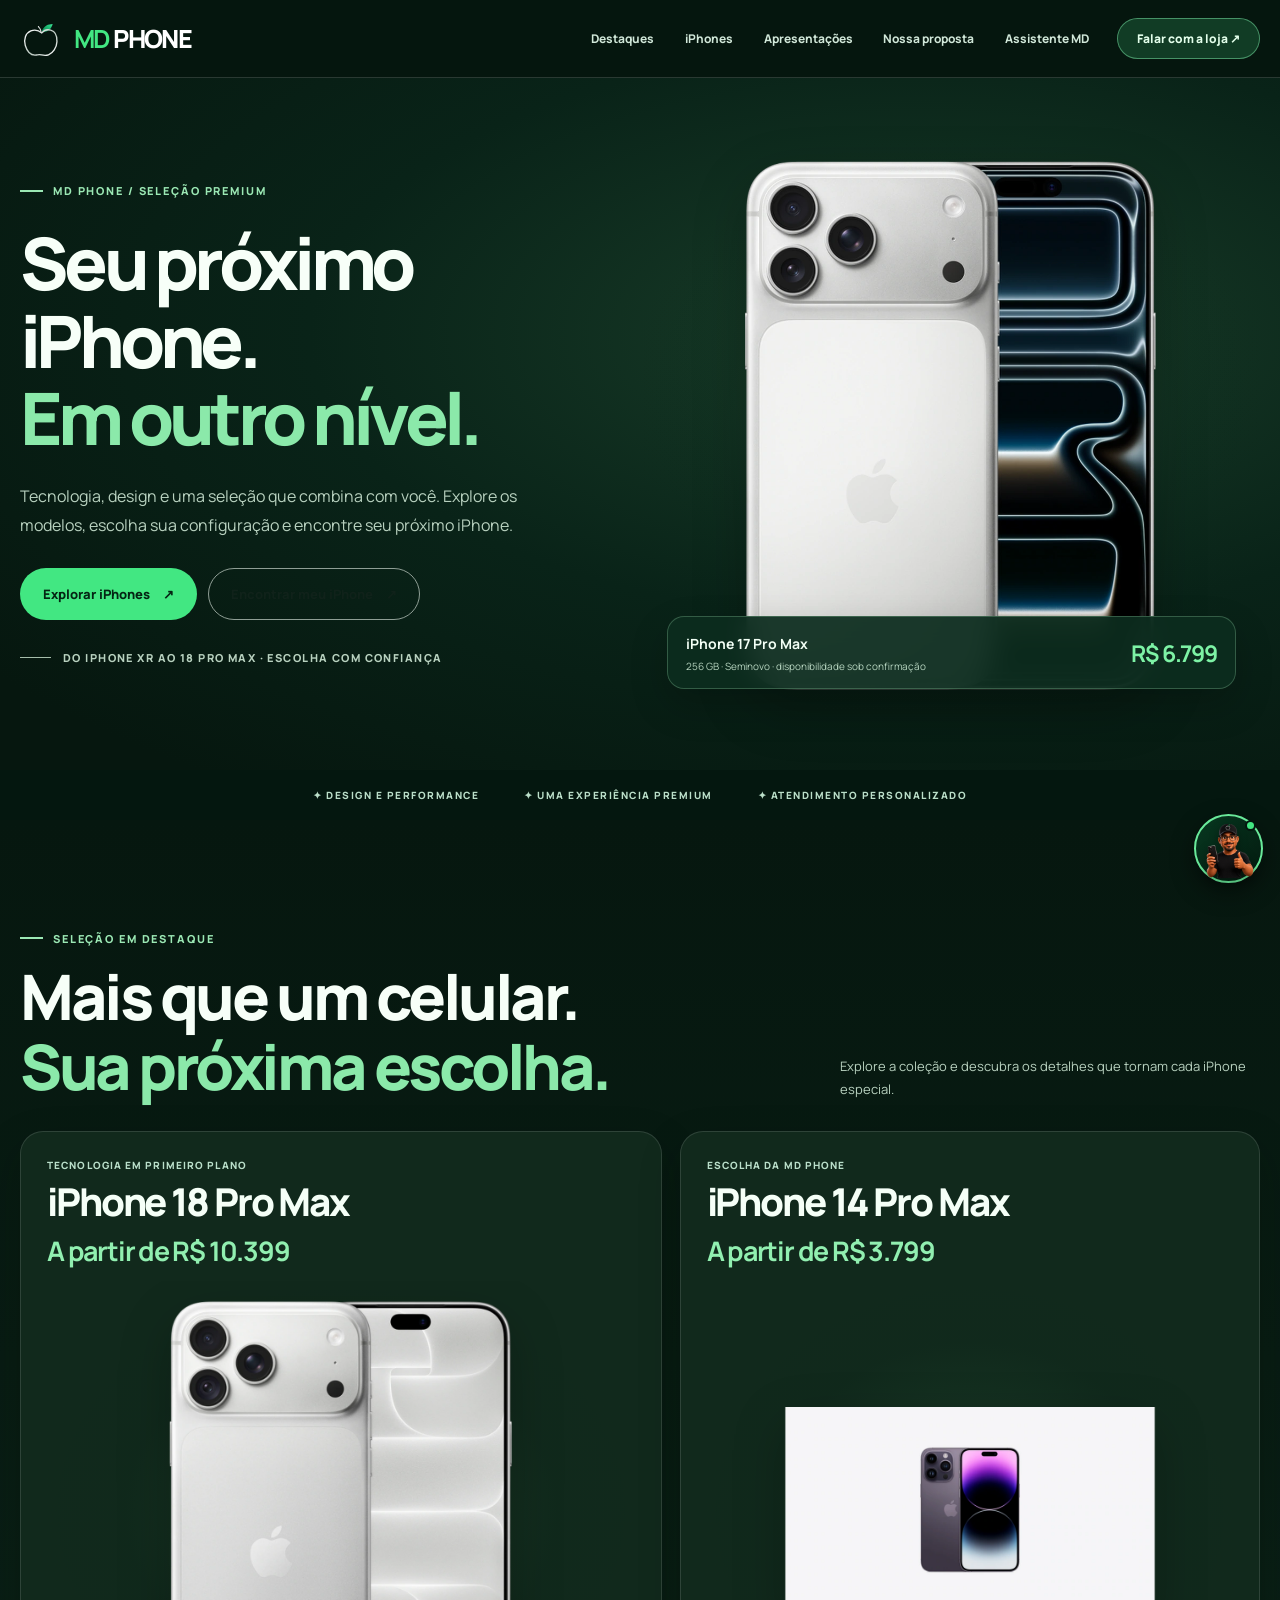
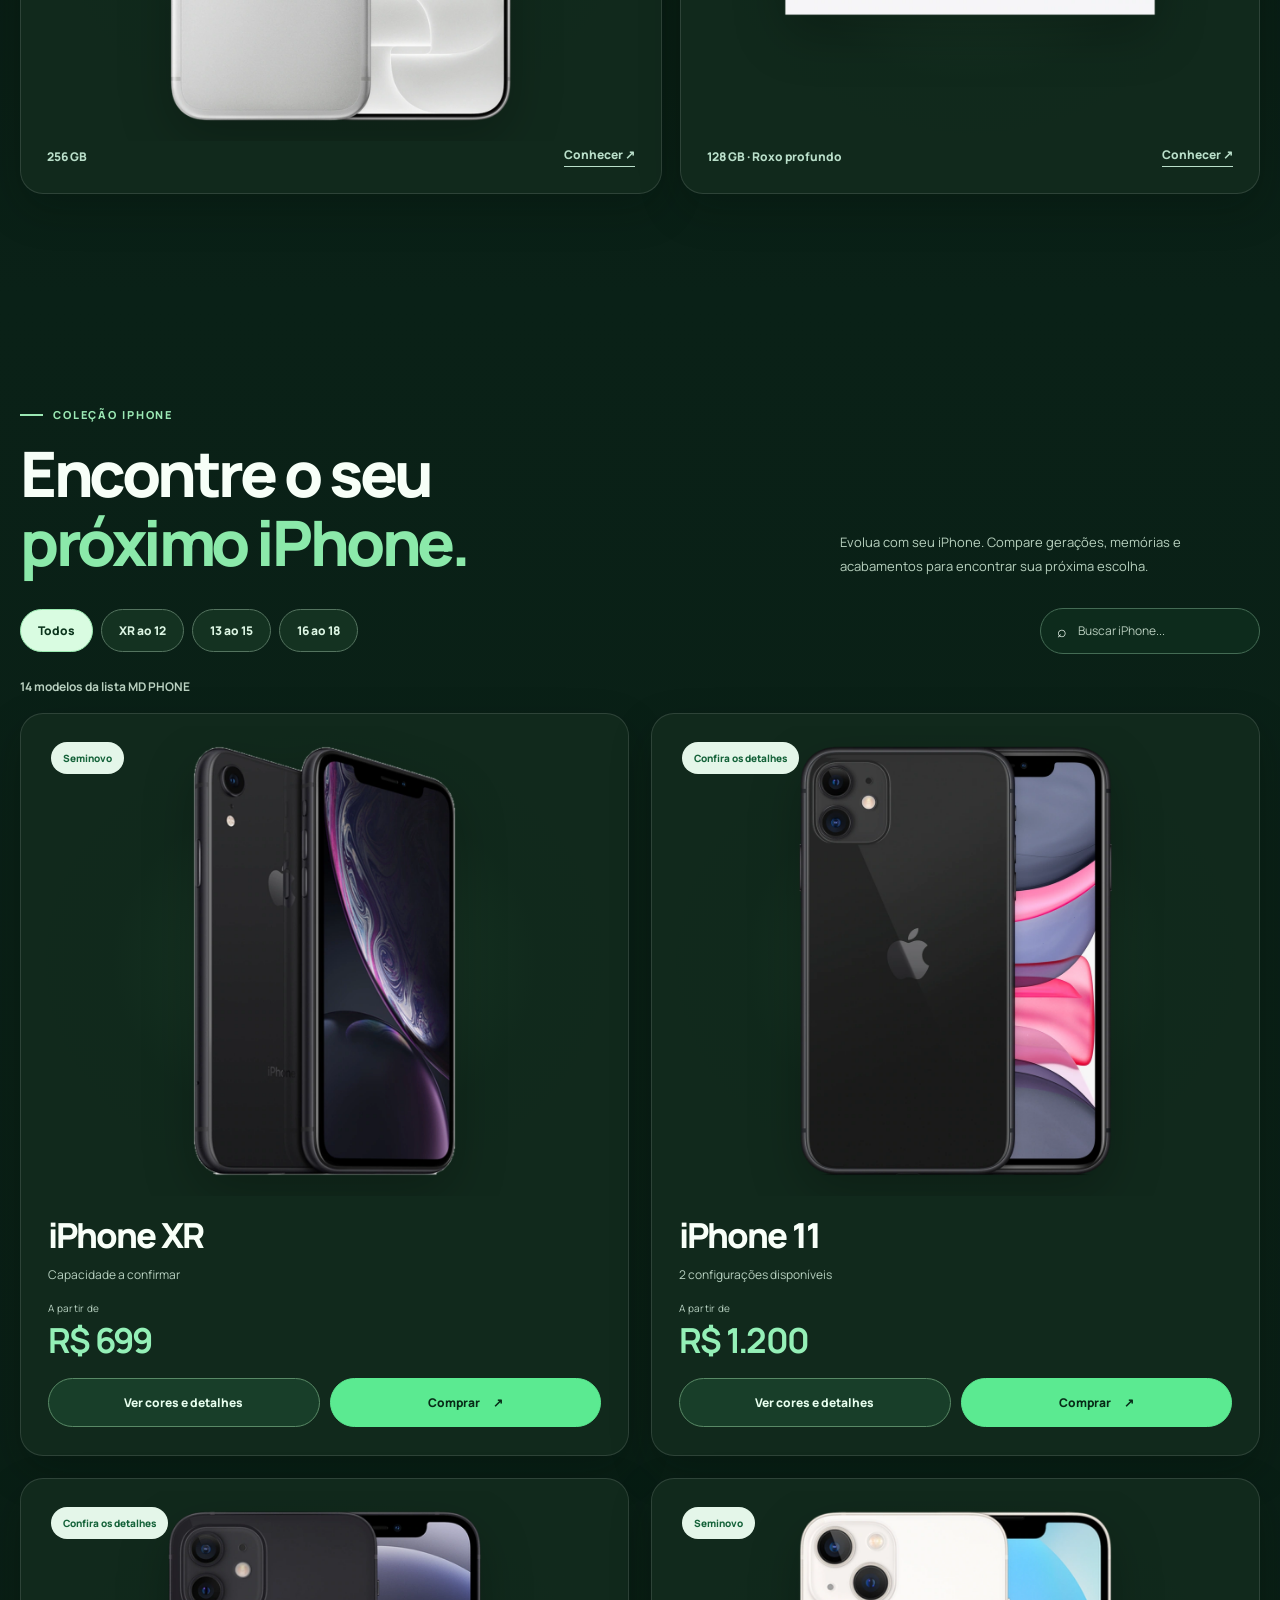
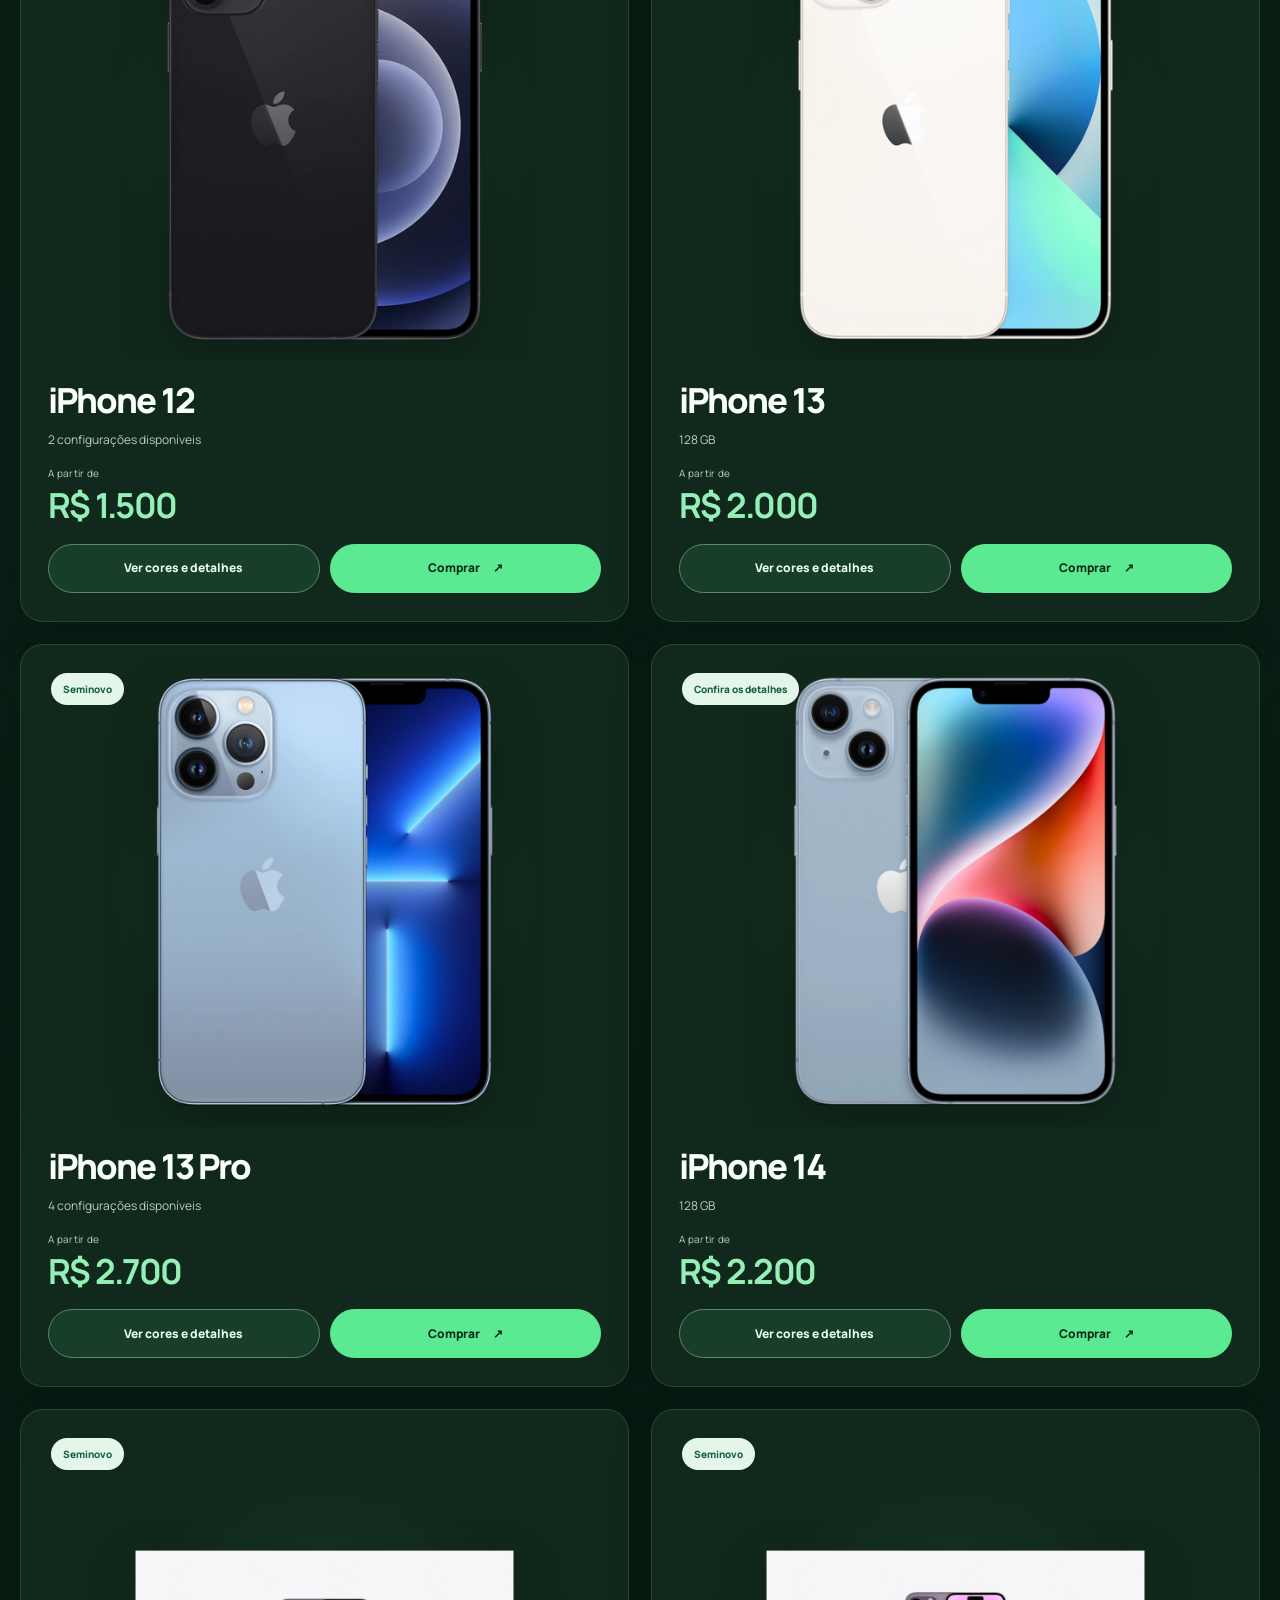
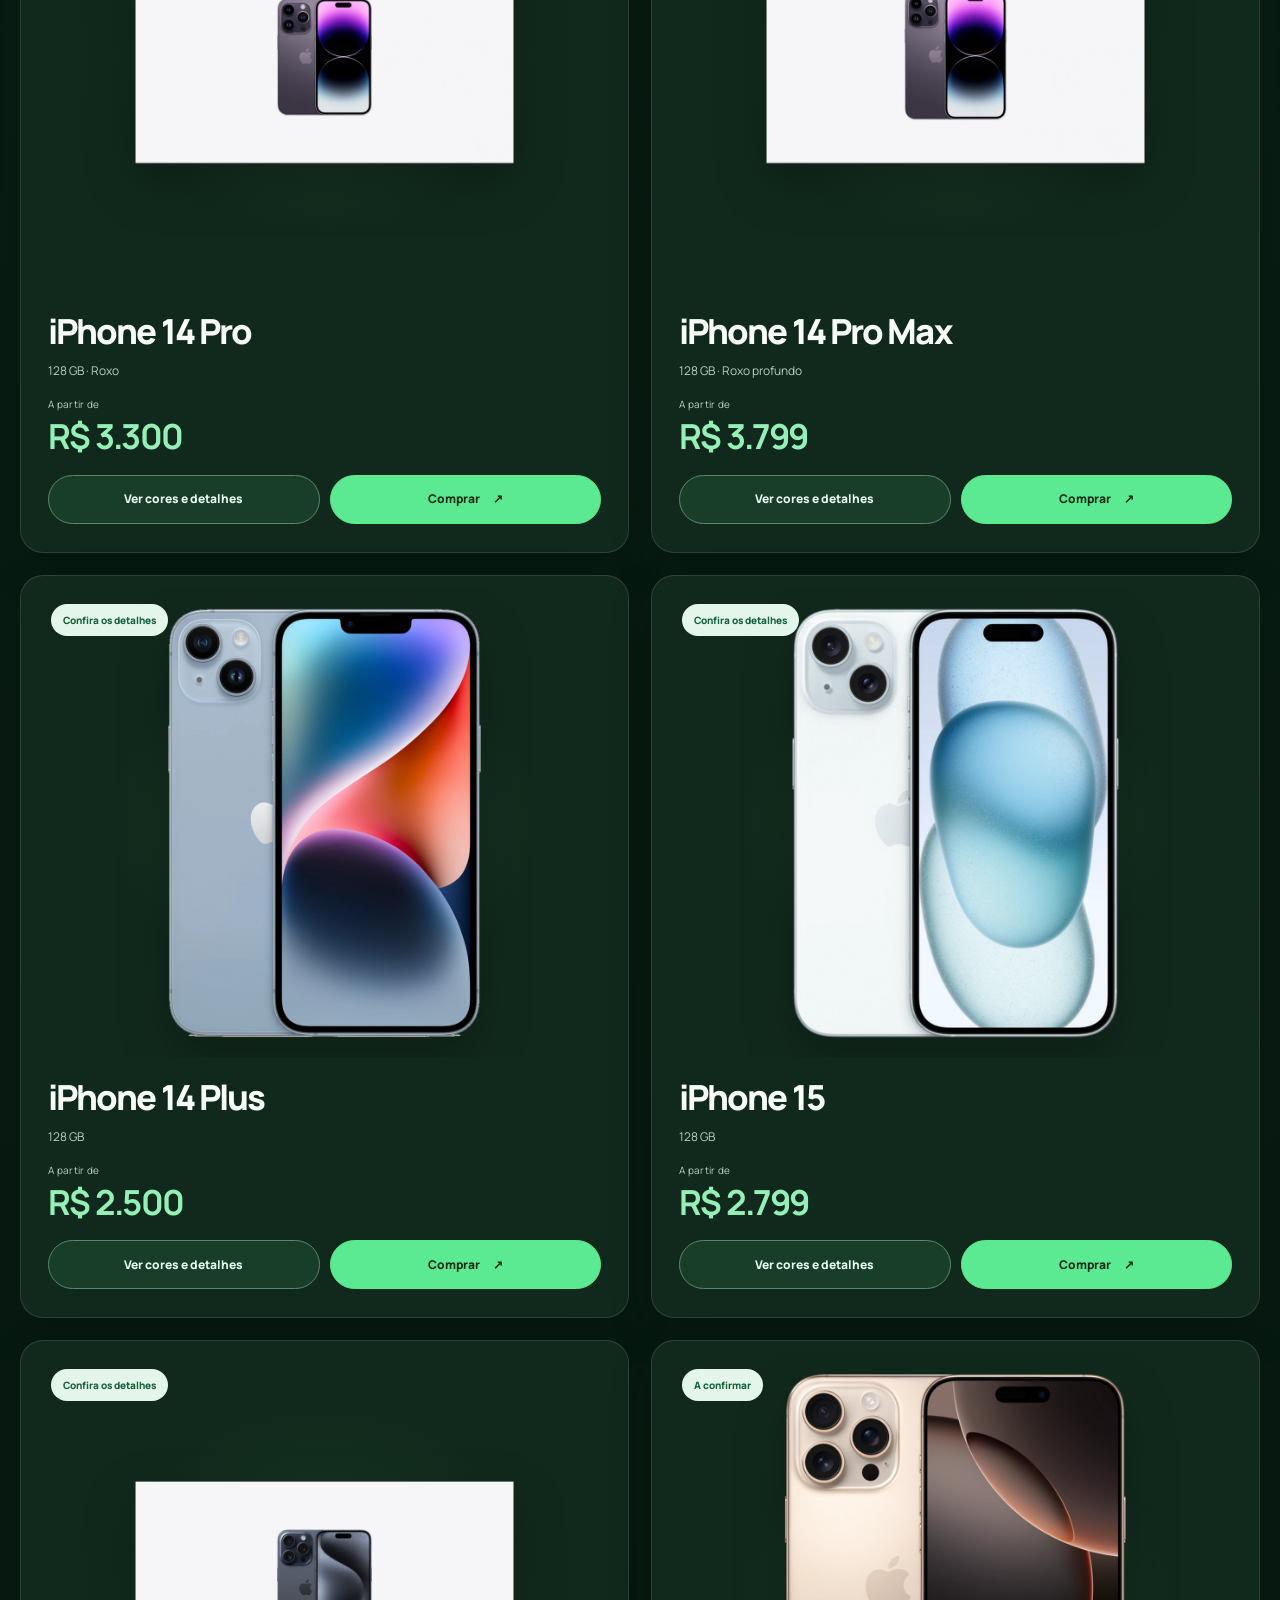
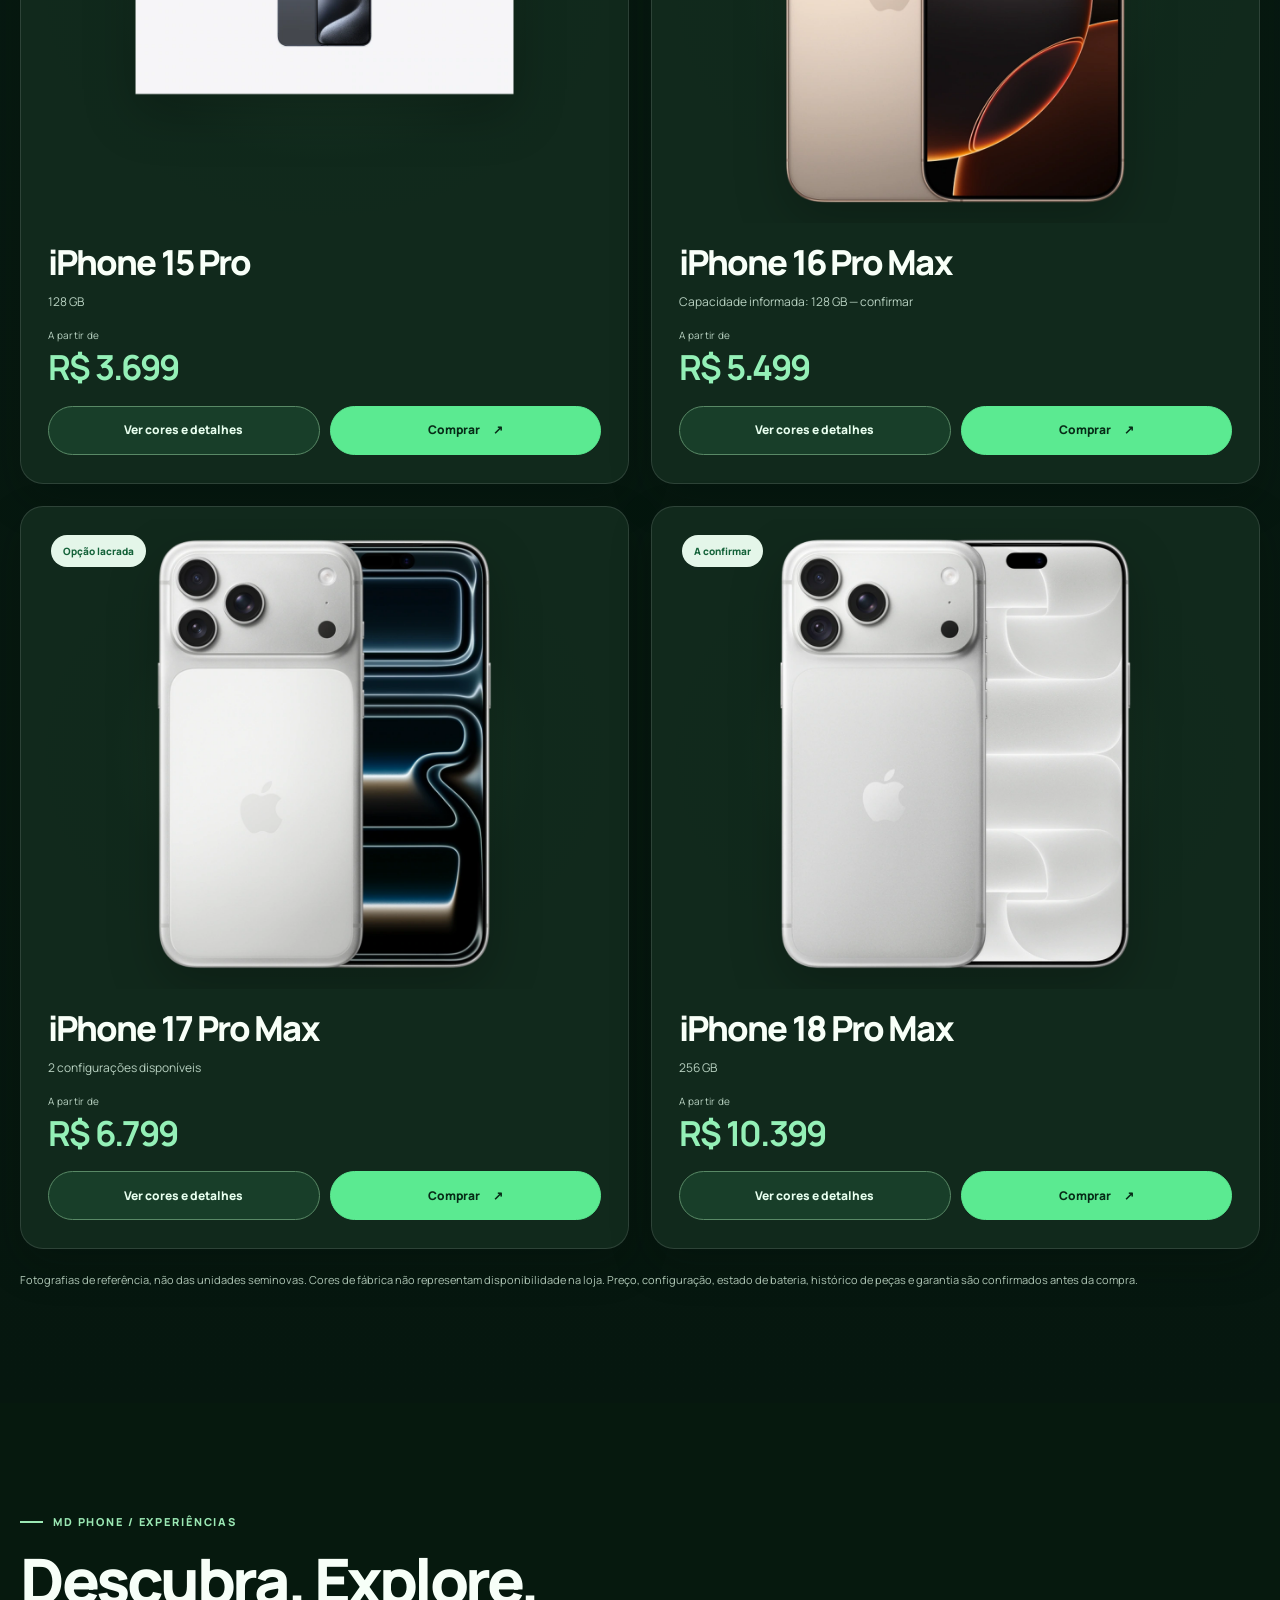
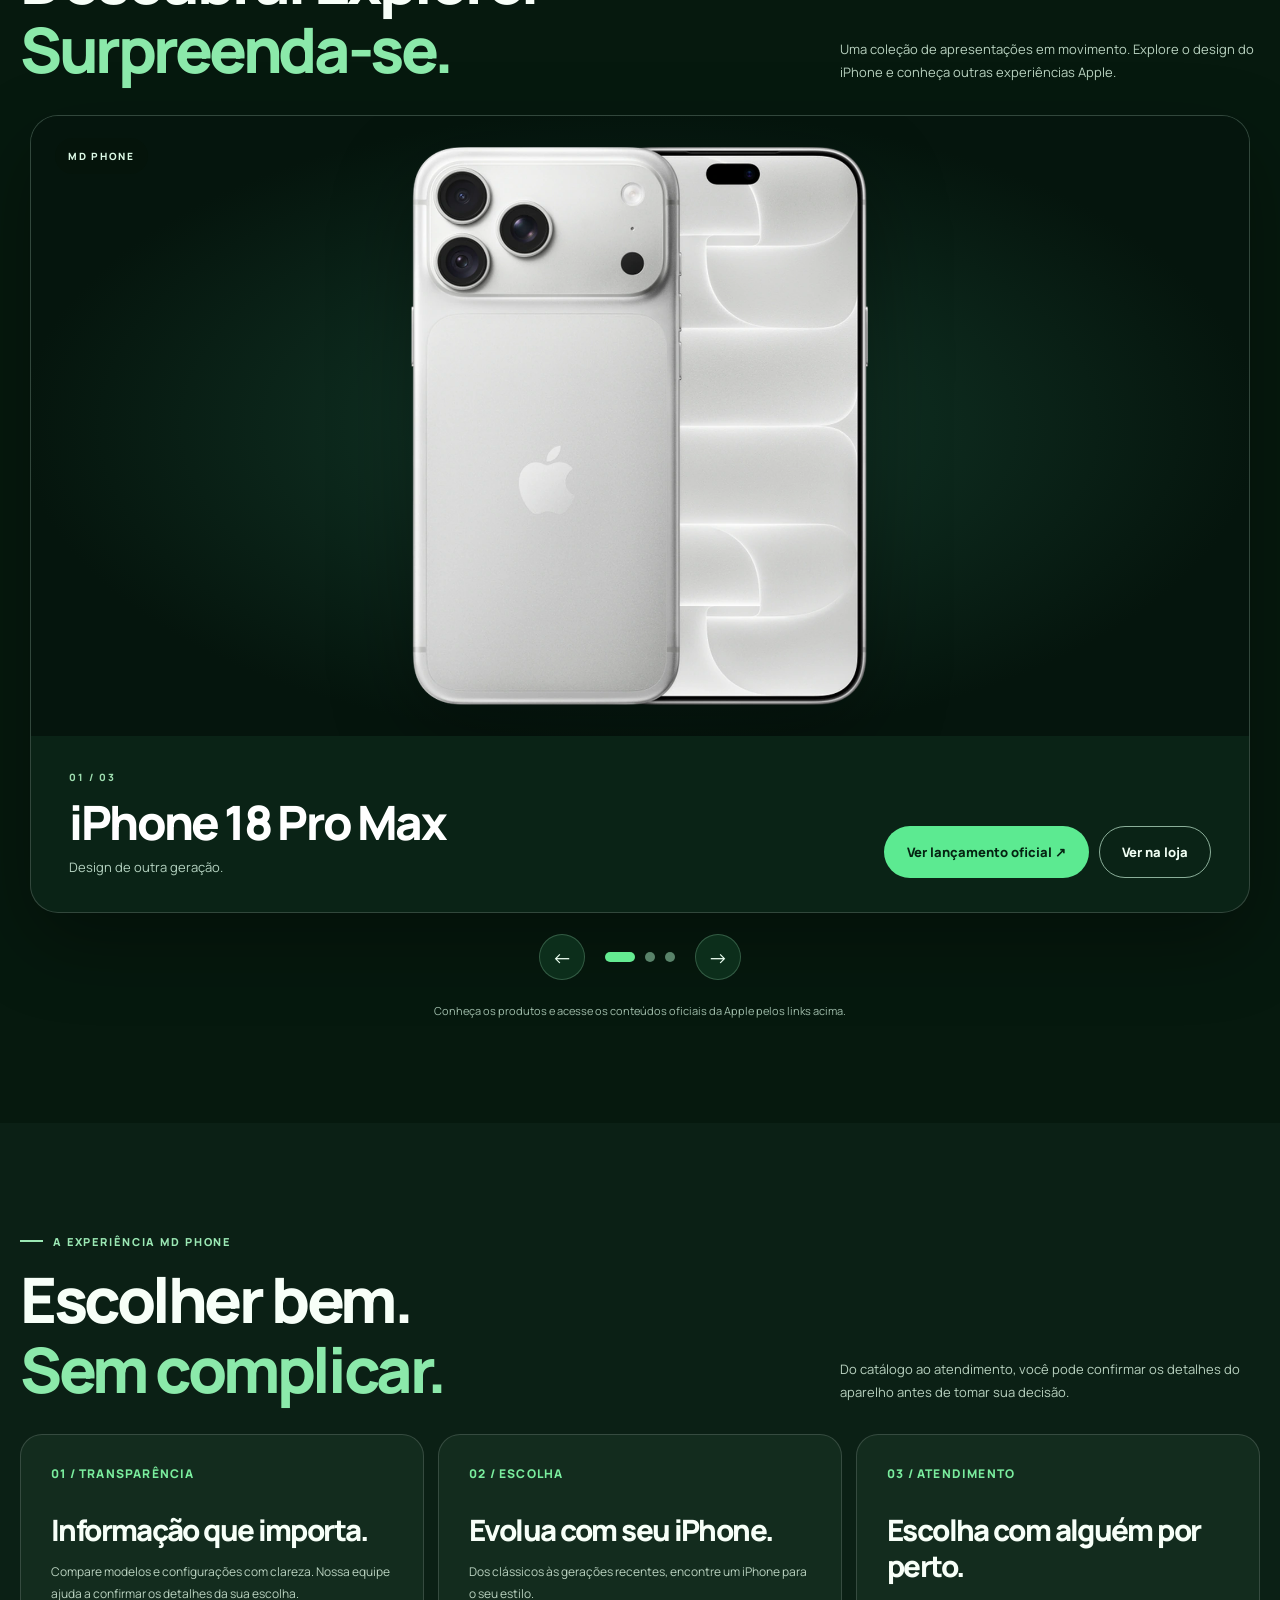
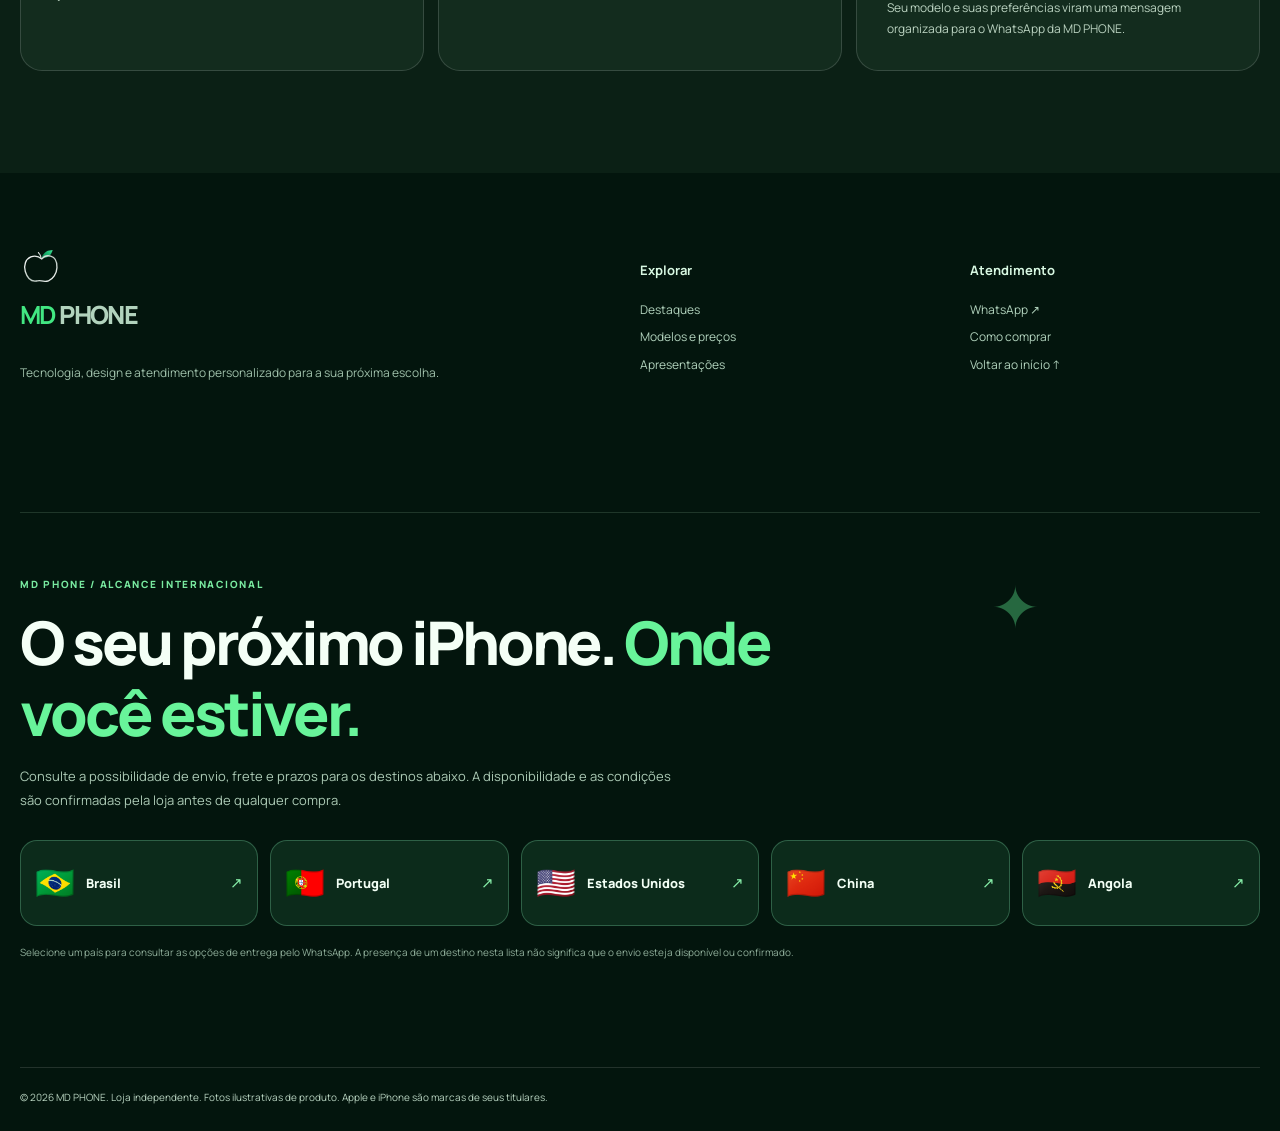
<file: index.html>
<!doctype html>
<html lang="pt-BR">
<head>
<meta charset="utf-8">
<meta name="viewport" content="width=device-width,initial-scale=1,viewport-fit=cover">
<meta name="theme-color" content="#04170f">
<meta name="color-scheme" content="light dark">
<title>MD PHONE — iPhones selecionados, experiência premium</title>
<meta name="description" content="Explore iPhones do XR ao 18 Pro Max na MD PHONE. Design, tecnologia, cores, configurações e atendimento personalizado. Comprar com praticidade.">
<meta property="og:type" content="website">
<meta property="og:locale" content="pt_BR">
<meta property="og:title" content="MD PHONE — Seu próximo iPhone. Em outro nível.">
<meta property="og:description" content="Descubra seu próximo iPhone. Fotos amplas, acabamentos, preços e um atendimento que acompanha você.">
<meta property="og:image" content="https://mduseimports.github.io/MDPHONE/assets/md-phone-brand-mark.svg">
<link rel="canonical" href="https://mduseimports.github.io/MDPHONE/">
<link rel="icon" type="image/svg+xml" href="assets/md-phone-brand-mark.svg">
<link rel="preconnect" href="https://fonts.googleapis.com">
<link rel="preconnect" href="https://fonts.gstatic.com" crossorigin>
<link href="https://fonts.googleapis.com/css2?family=Manrope:wght@400;500;600;700;800;900&display=swap" rel="stylesheet">
<link rel="stylesheet" href="md-elevate.css?v=20261119-mobile-premium-v1">
<script defer src="md-universe-data.js?v=20261119-mobile-premium-v1"></script>
<script defer src="md-transparent-photos.js?v=20261120-alpha-2"></script>
<script defer src="md-elevate.js?v=20261119-mobile-premium-v1"></script>
<link rel="stylesheet" href="md-visual-system.css?v=20261119-unified-1">
</head>
<body>
<div id="app"><main style="min-height:100vh;display:grid;place-items:center;background:#f4f6f2;color:#0b2e1c;padding:28px;font:700 16px Manrope,system-ui">Preparando a MD PHONE...</main></div>
<noscript>Para navegar no catálogo da MD PHONE, ative o JavaScript no navegador. Você também pode falar com a loja pelo <a href="https://wa.me/5533987044866">WhatsApp</a>.</noscript>
</body>
</html>
</file>
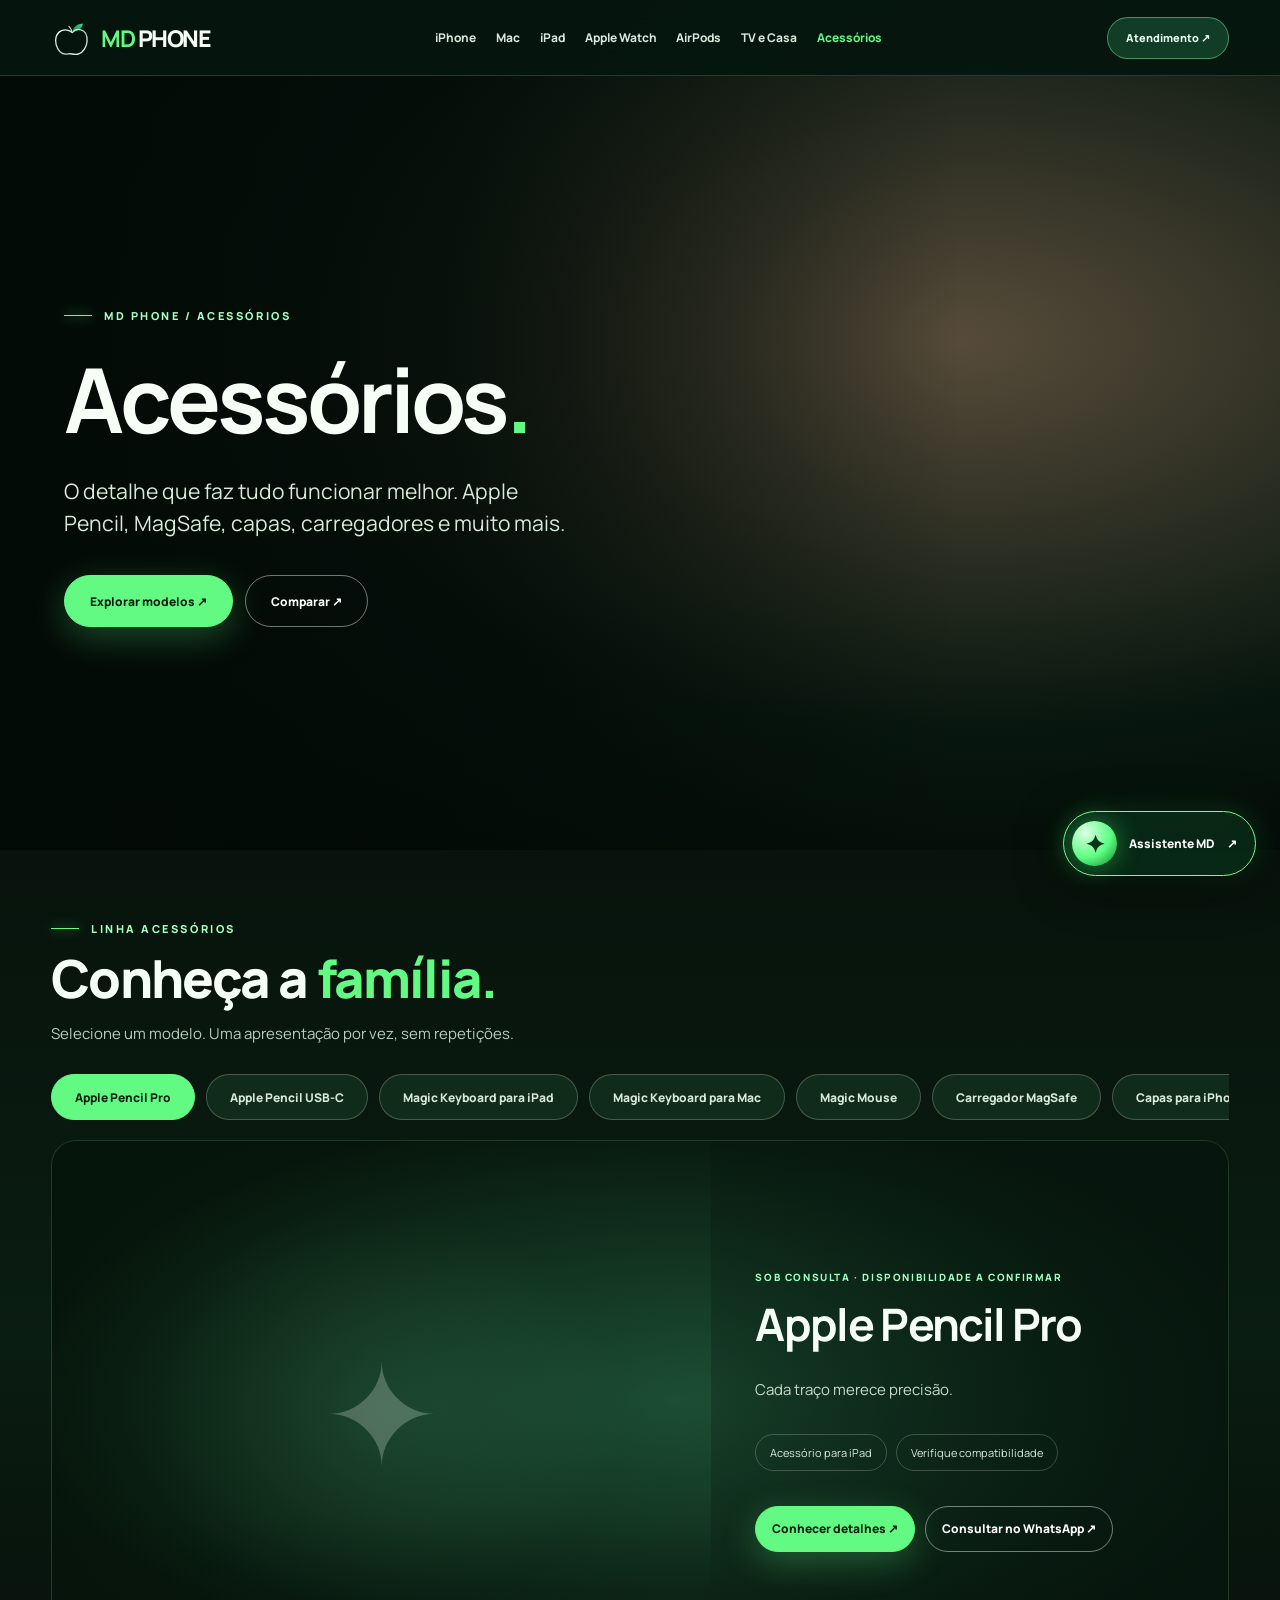
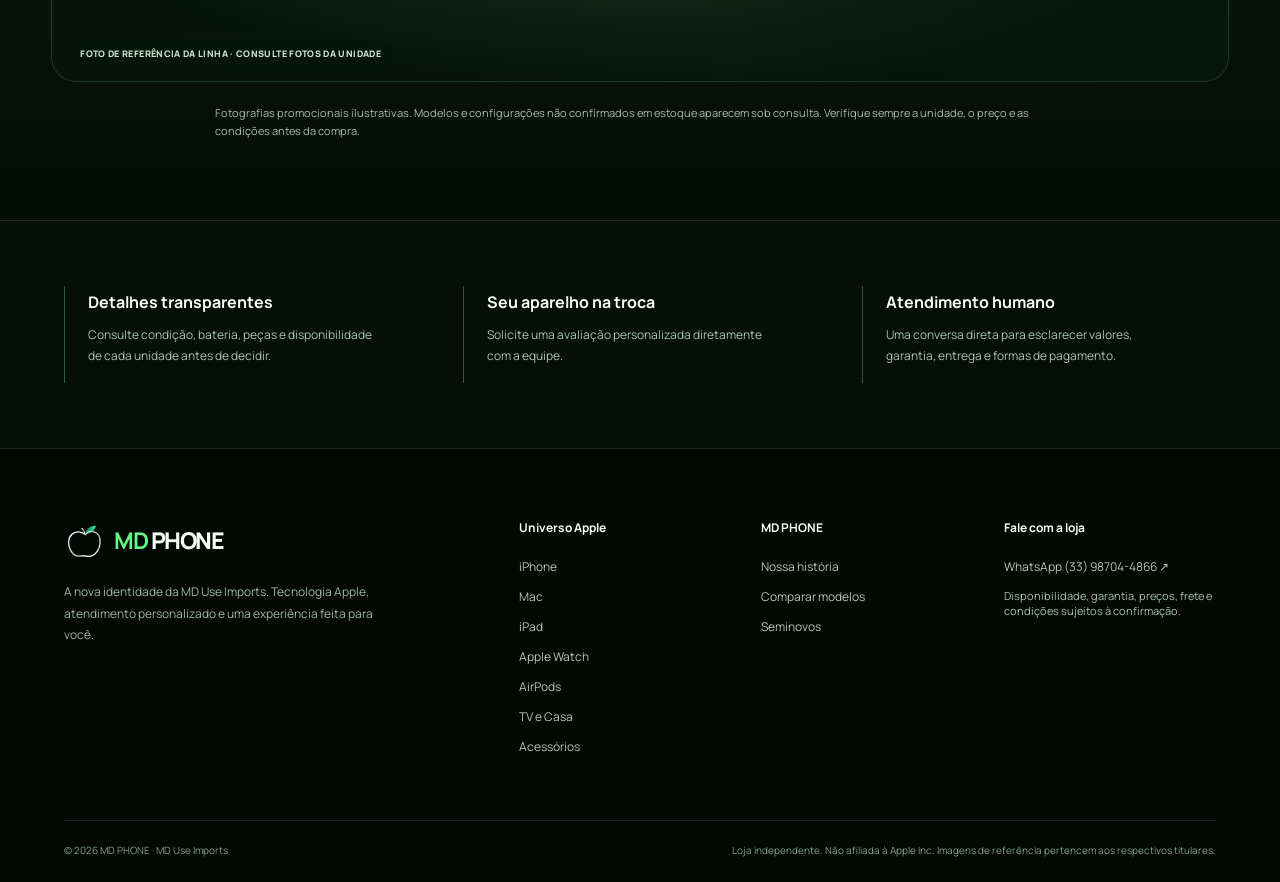
<file: acessorios.html>
<!doctype html>
<html lang="pt-BR">
<head>
<meta charset="utf-8">
<meta name="viewport" content="width=device-width,initial-scale=1,viewport-fit=cover">
<meta name="theme-color" content="#050a07">
<meta name="color-scheme" content="dark">
<title>Acessórios Apple | MD PHONE</title>
<meta name="description" content="Acessórios Apple para iPhone, Mac, iPad e Watch.">
<meta property="og:type" content="website">
<meta property="og:locale" content="pt_BR">
<meta property="og:title" content="Acessórios Apple | MD PHONE">
<meta property="og:description" content="Acessórios Apple para iPhone, Mac, iPad e Watch.">
<link rel="icon" type="image/svg+xml" href="assets/md-phone-brand-mark.svg">
<link rel="preconnect" href="https://fonts.googleapis.com">
<link rel="preconnect" href="https://fonts.gstatic.com" crossorigin>
<link rel="preconnect" href="https://www.apple.com" crossorigin>
<link href="https://fonts.googleapis.com/css2?family=Manrope:wght@400;500;600;700;800;900&display=swap" rel="stylesheet">
<link rel="stylesheet" href="md-universe.css?v=20261119-1">
<script defer src="md-universe-data.js?v=20261119-1"></script>
<script defer src="md-transparent-photos.js?v=20261120-alpha-2"></script>
<script defer src="md-universe-app.js?v=20261119-1"></script>
<link rel="stylesheet" href="md-visual-system.css?v=20261119-unified-1">
</head>
<body data-page="category" data-category="acessorios">
<div id="app"><main style="min-height:100vh;display:grid;place-items:center;color:#b4e5bd;background:#06140b;font:16px system-ui">Preparando a experiência MD PHONE...</main></div>
<noscript>Ative o JavaScript para navegar pelo catálogo. <a href="https://wa.me/5533987044866">Atendimento MD PHONE no WhatsApp</a>.</noscript>
</body></html>
</file>
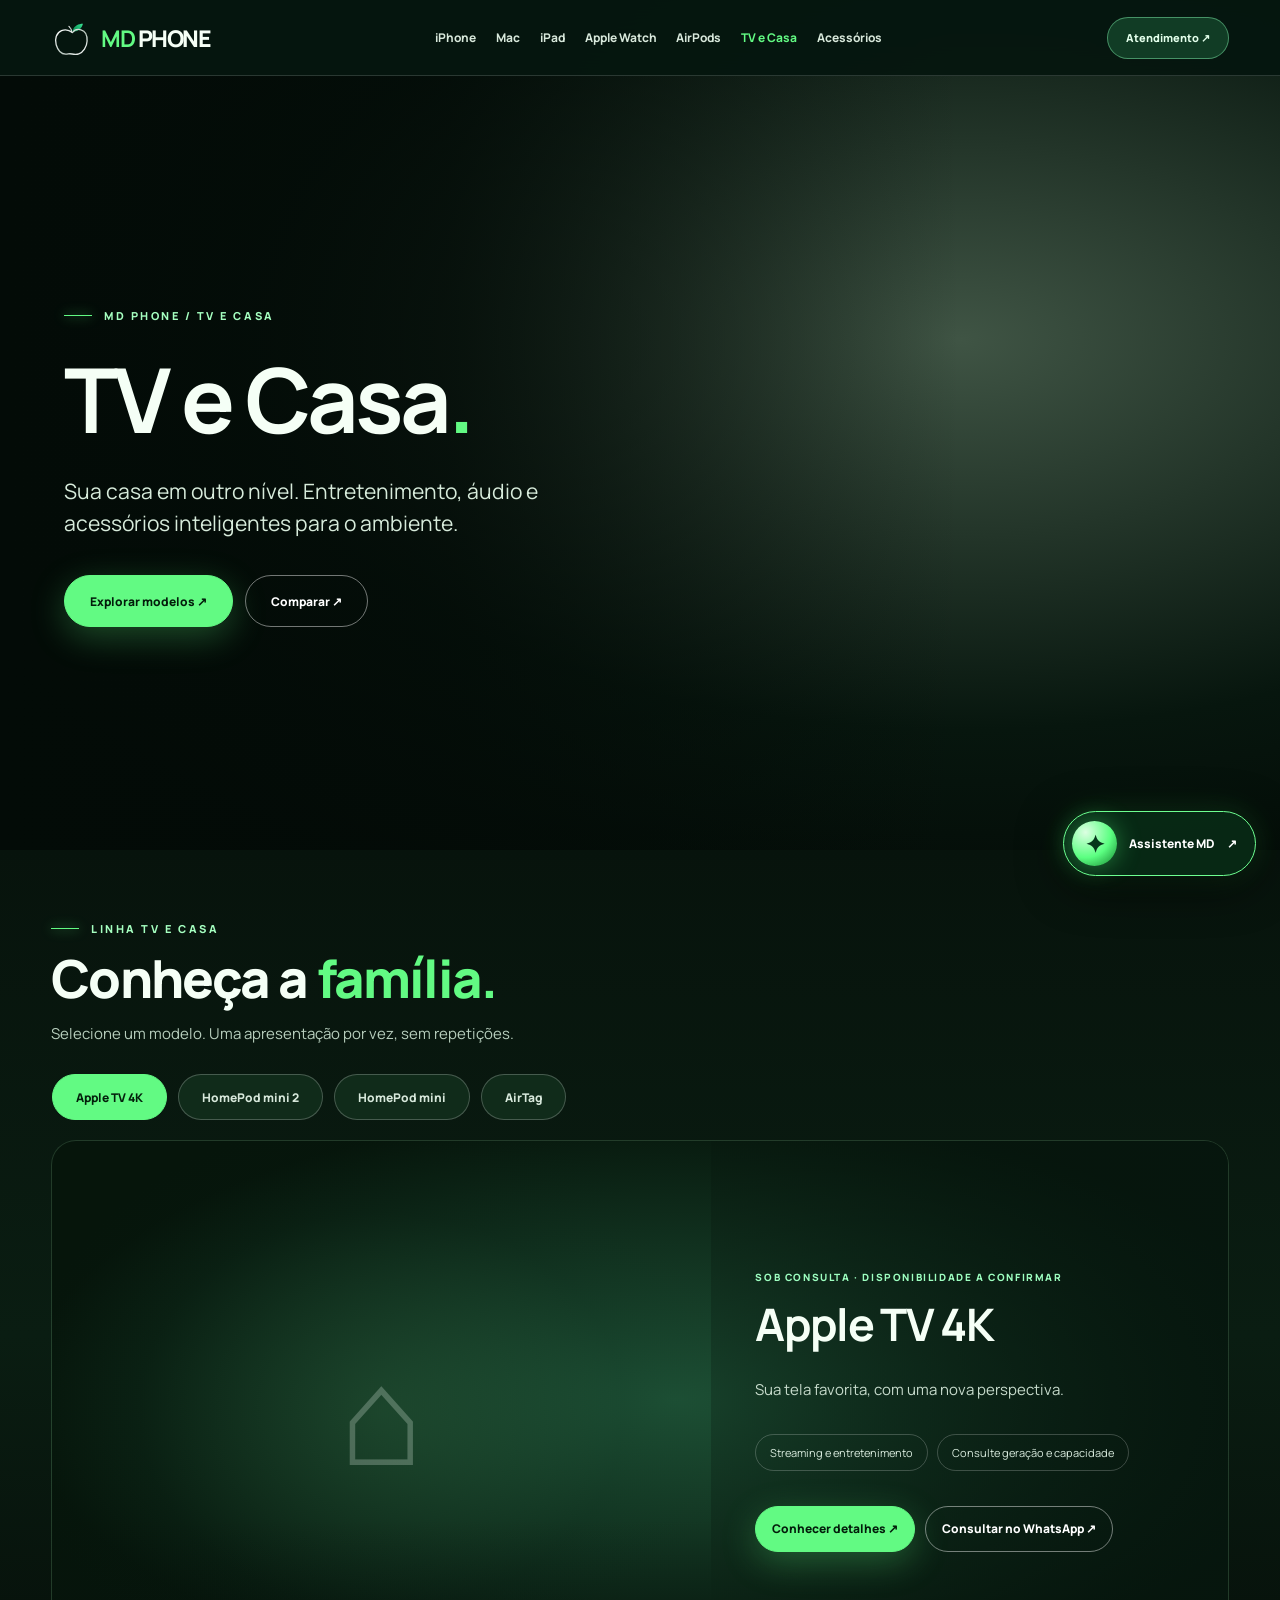
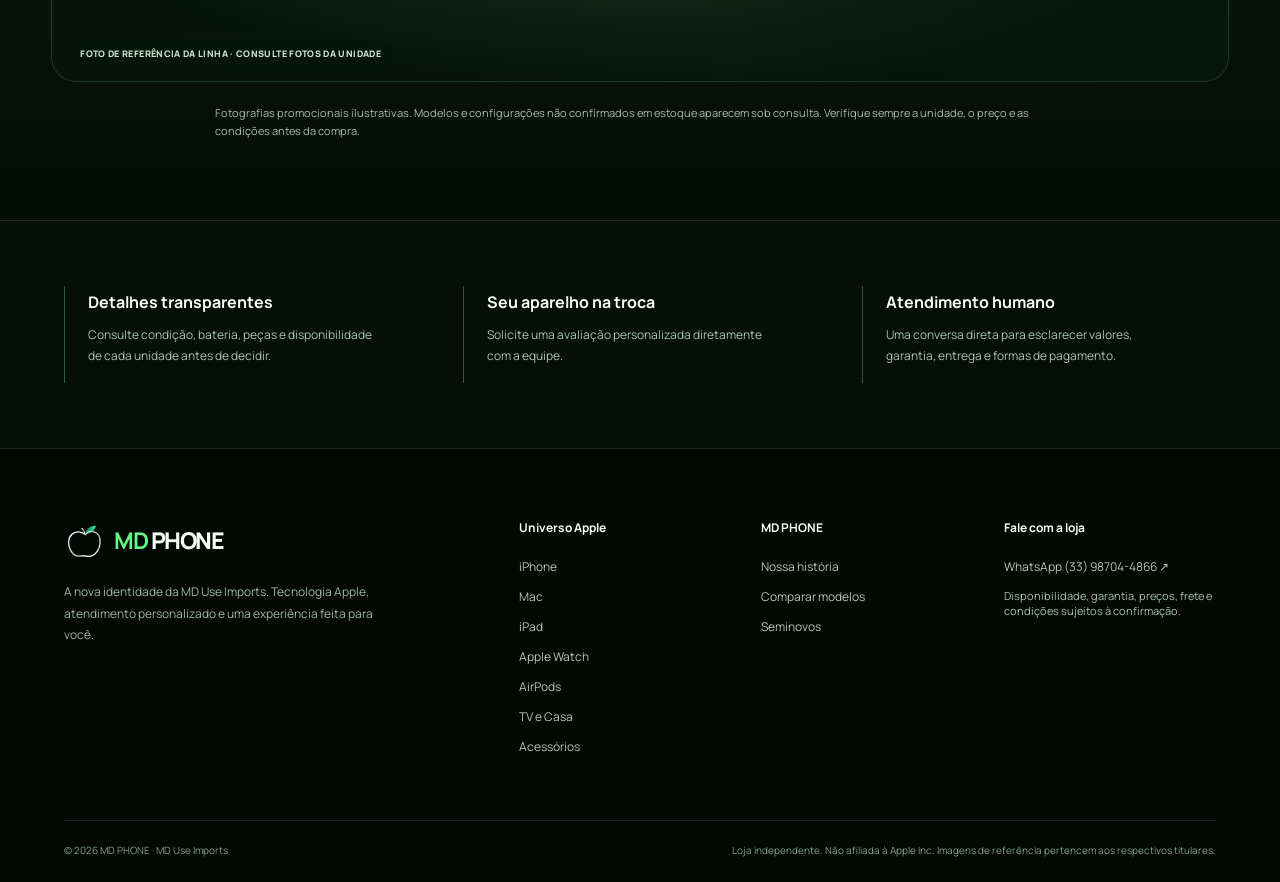
<file: casa.html>
<!doctype html>
<html lang="pt-BR">
<head>
<meta charset="utf-8">
<meta name="viewport" content="width=device-width,initial-scale=1,viewport-fit=cover">
<meta name="theme-color" content="#050a07">
<meta name="color-scheme" content="dark">
<title>TV e Casa | MD PHONE</title>
<meta name="description" content="Explore produtos Apple para casa e entretenimento.">
<meta property="og:type" content="website">
<meta property="og:locale" content="pt_BR">
<meta property="og:title" content="TV e Casa | MD PHONE">
<meta property="og:description" content="Explore produtos Apple para casa e entretenimento.">
<link rel="icon" type="image/svg+xml" href="assets/md-phone-brand-mark.svg">
<link rel="preconnect" href="https://fonts.googleapis.com">
<link rel="preconnect" href="https://fonts.gstatic.com" crossorigin>
<link rel="preconnect" href="https://www.apple.com" crossorigin>
<link href="https://fonts.googleapis.com/css2?family=Manrope:wght@400;500;600;700;800;900&display=swap" rel="stylesheet">
<link rel="stylesheet" href="md-universe.css?v=20261119-1">
<script defer src="md-universe-data.js?v=20261119-1"></script>
<script defer src="md-transparent-photos.js?v=20261120-alpha-2"></script>
<script defer src="md-universe-app.js?v=20261119-1"></script>
<link rel="stylesheet" href="md-visual-system.css?v=20261119-unified-1">
</head>
<body data-page="category" data-category="casa">
<div id="app"><main style="min-height:100vh;display:grid;place-items:center;color:#b4e5bd;background:#06140b;font:16px system-ui">Preparando a experiência MD PHONE...</main></div>
<noscript>Ative o JavaScript para navegar pelo catálogo. <a href="https://wa.me/5533987044866">Atendimento MD PHONE no WhatsApp</a>.</noscript>
</body></html>
</file>
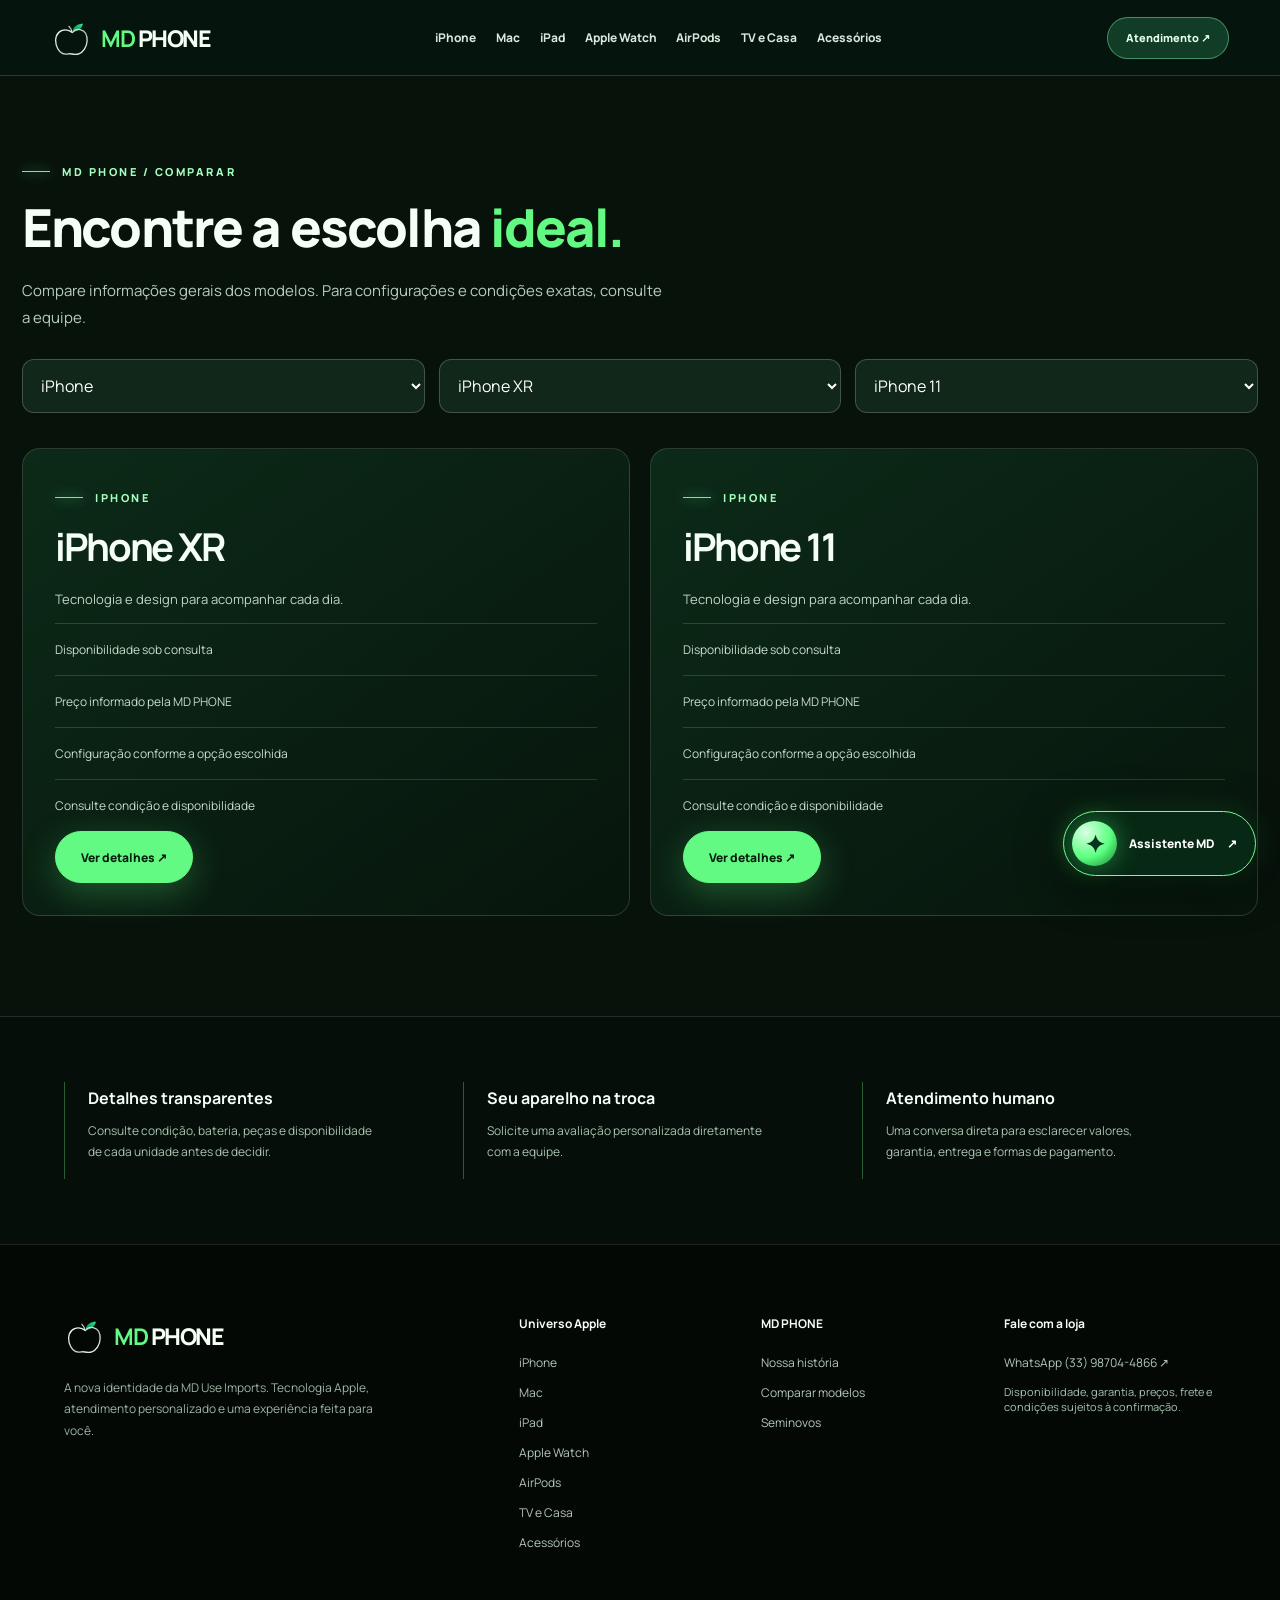
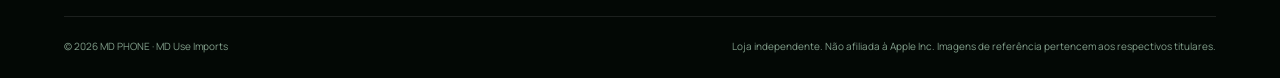
<file: comparar.html>
<!doctype html>
<html lang="pt-BR">
<head>
<meta charset="utf-8">
<meta name="viewport" content="width=device-width,initial-scale=1,viewport-fit=cover">
<meta name="theme-color" content="#050a07">
<meta name="color-scheme" content="dark">
<title>Comparar produtos Apple | MD PHONE</title>
<meta name="description" content="Compare modelos Apple e consulte opções com a MD PHONE.">
<meta property="og:type" content="website">
<meta property="og:locale" content="pt_BR">
<meta property="og:title" content="Comparar produtos Apple | MD PHONE">
<meta property="og:description" content="Compare modelos Apple e consulte opções com a MD PHONE.">
<link rel="icon" type="image/svg+xml" href="assets/md-phone-brand-mark.svg">
<link rel="preconnect" href="https://fonts.googleapis.com">
<link rel="preconnect" href="https://fonts.gstatic.com" crossorigin>
<link rel="preconnect" href="https://www.apple.com" crossorigin>
<link href="https://fonts.googleapis.com/css2?family=Manrope:wght@400;500;600;700;800;900&display=swap" rel="stylesheet">
<link rel="stylesheet" href="md-universe.css?v=20261119-1">
<script defer src="md-universe-data.js?v=20261119-1"></script>
<script defer src="md-transparent-photos.js?v=20261120-alpha-2"></script>
<script defer src="md-universe-app.js?v=20261119-1"></script>
<link rel="stylesheet" href="md-visual-system.css?v=20261119-unified-1">
</head>
<body data-page="compare">
<div id="app"><main style="min-height:100vh;display:grid;place-items:center;color:#b4e5bd;background:#06140b;font:16px system-ui">Preparando a experiência MD PHONE...</main></div>
<noscript>Ative o JavaScript para navegar pelo catálogo. <a href="https://wa.me/5533987044866">Atendimento MD PHONE no WhatsApp</a>.</noscript>
</body></html>
</file>
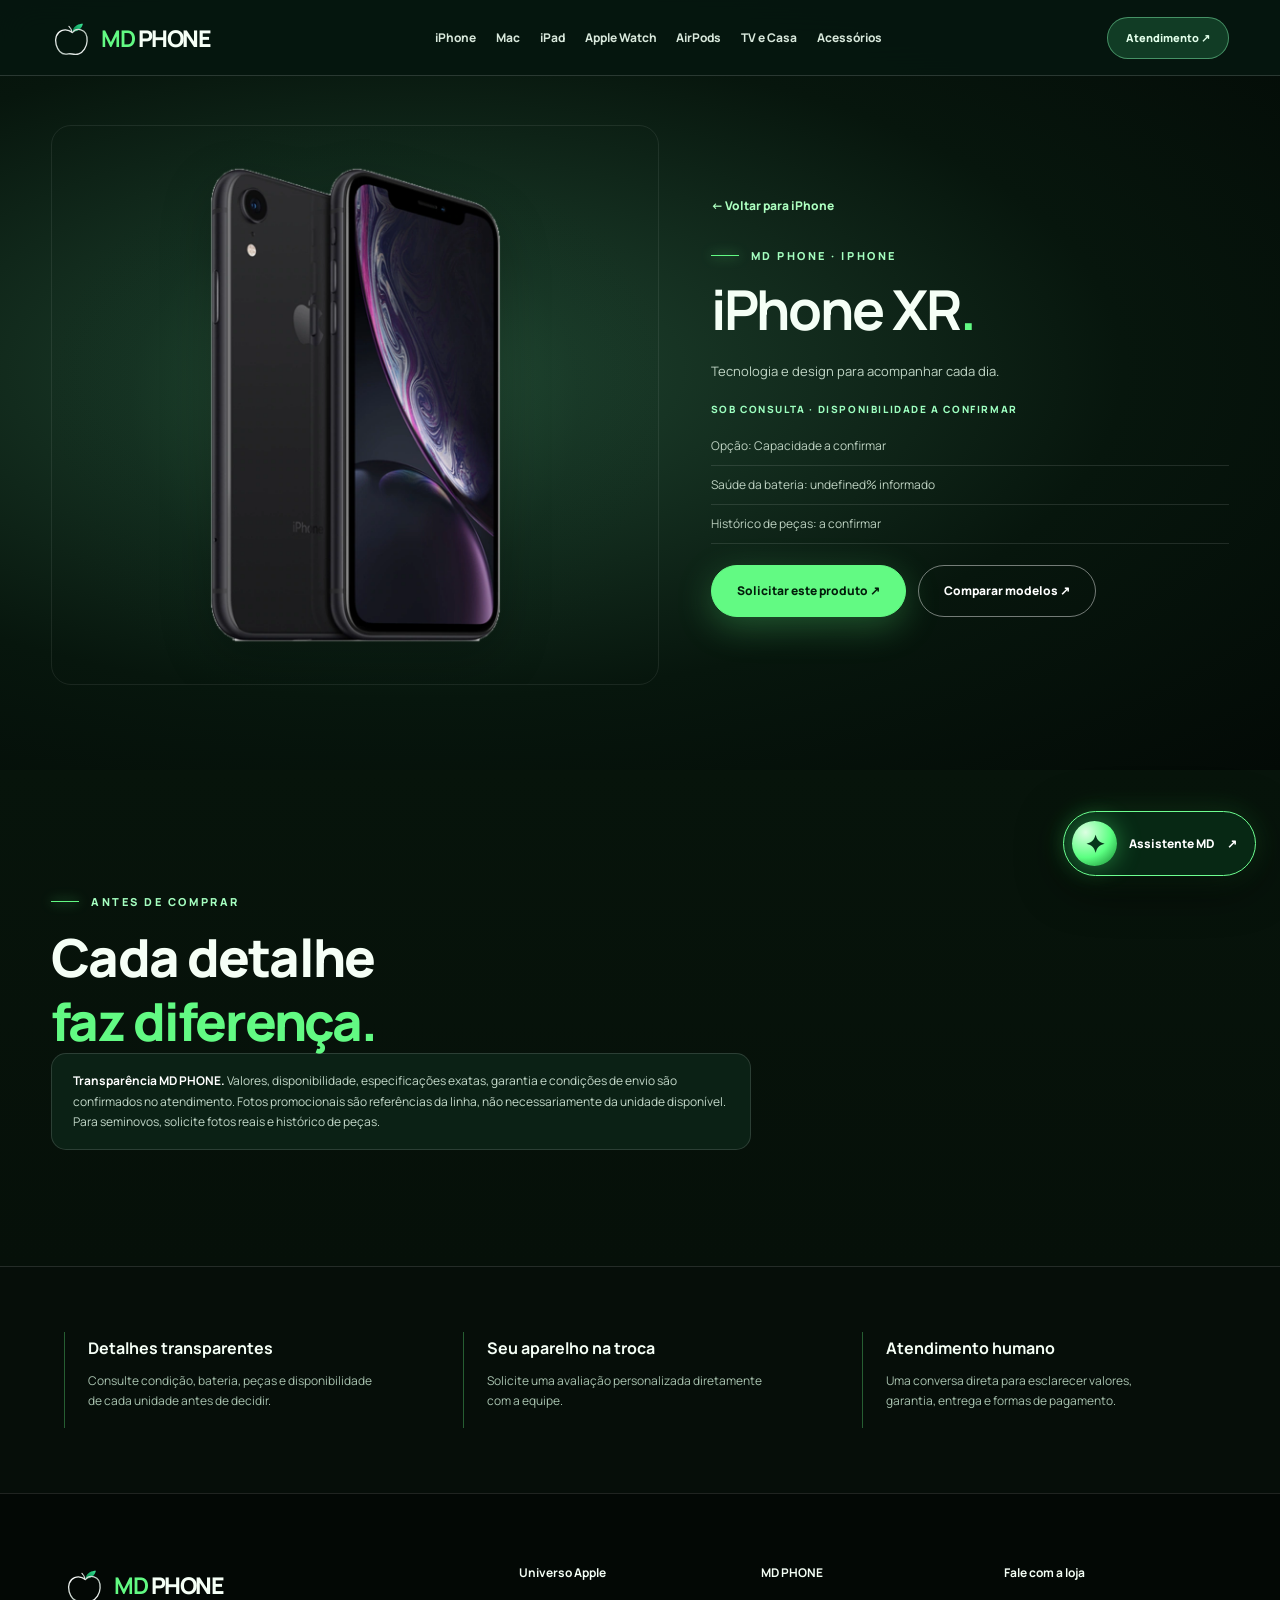
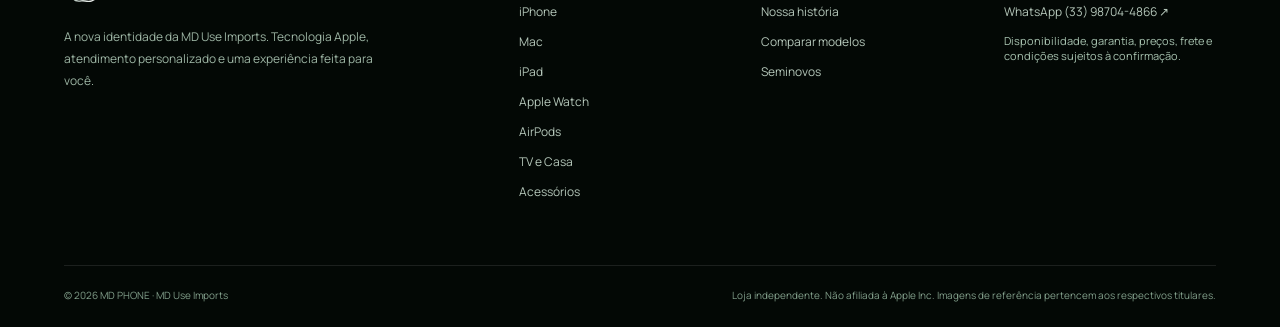
<file: produto.html>
<!doctype html>
<html lang="pt-BR">
<head>
<meta charset="utf-8">
<meta name="viewport" content="width=device-width,initial-scale=1,viewport-fit=cover">
<meta name="theme-color" content="#050a07">
<meta name="color-scheme" content="dark">
<title>Produtos Apple | MD PHONE</title>
<meta name="description" content="Conheça modelos, características e solicite informações da MD PHONE.">
<meta property="og:type" content="website">
<meta property="og:locale" content="pt_BR">
<meta property="og:title" content="Produtos Apple | MD PHONE">
<meta property="og:description" content="Conheça modelos, características e solicite informações da MD PHONE.">
<link rel="icon" type="image/svg+xml" href="assets/md-phone-brand-mark.svg">
<link rel="preconnect" href="https://fonts.googleapis.com">
<link rel="preconnect" href="https://fonts.gstatic.com" crossorigin>
<link rel="preconnect" href="https://www.apple.com" crossorigin>
<link href="https://fonts.googleapis.com/css2?family=Manrope:wght@400;500;600;700;800;900&display=swap" rel="stylesheet">
<link rel="stylesheet" href="md-universe.css?v=20261119-1">
<script defer src="md-universe-data.js?v=20261119-1"></script>
<script defer src="md-transparent-photos.js?v=20261120-alpha-2"></script>
<script defer src="md-universe-app.js?v=20261119-1"></script>
<link rel="stylesheet" href="md-visual-system.css?v=20261119-unified-1">
</head>
<body data-page="product">
<div id="app"><main style="min-height:100vh;display:grid;place-items:center;color:#b4e5bd;background:#06140b;font:16px system-ui">Preparando a experiência MD PHONE...</main></div>
<noscript>Ative o JavaScript para navegar pelo catálogo. <a href="https://wa.me/5533987044866">Atendimento MD PHONE no WhatsApp</a>.</noscript>
</body></html>
</file>
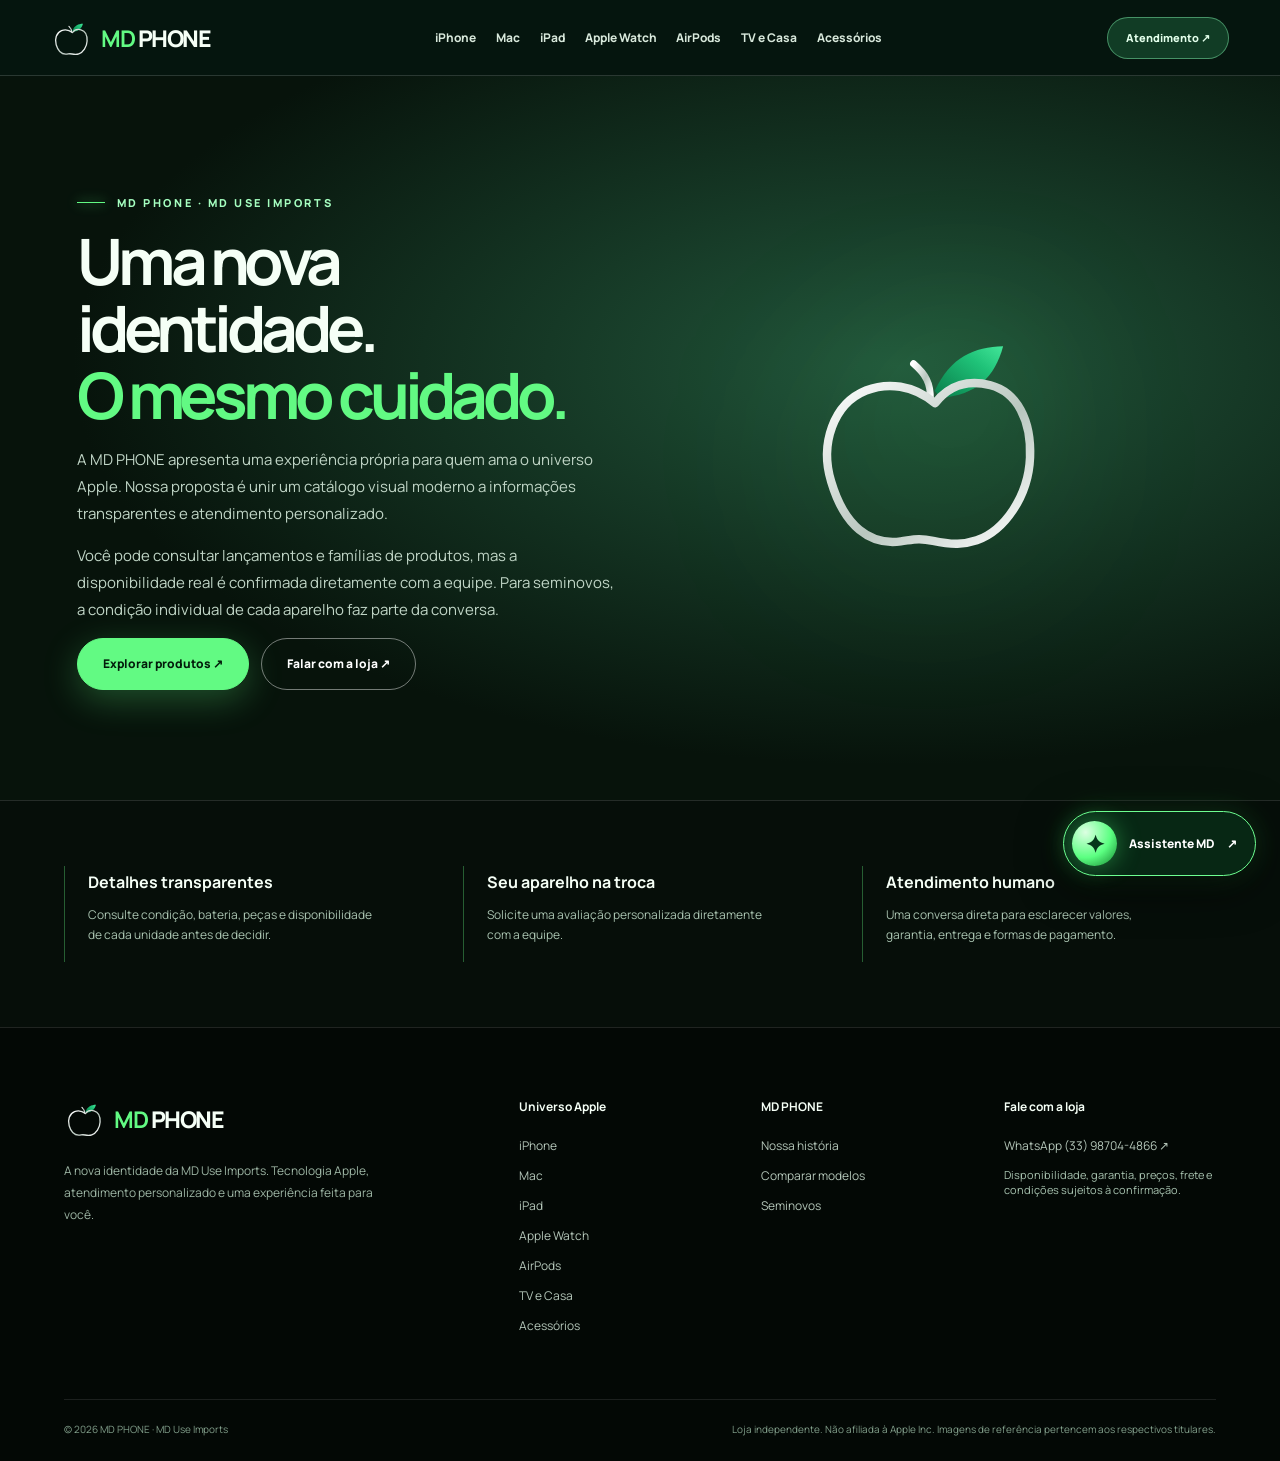
<file: sobre.html>
<!doctype html>
<html lang="pt-BR">
<head>
<meta charset="utf-8">
<meta name="viewport" content="width=device-width,initial-scale=1,viewport-fit=cover">
<meta name="theme-color" content="#050a07">
<meta name="color-scheme" content="dark">
<title>Sobre a MD PHONE</title>
<meta name="description" content="A nova identidade da MD Use Imports.">
<meta property="og:type" content="website">
<meta property="og:locale" content="pt_BR">
<meta property="og:title" content="Sobre a MD PHONE">
<meta property="og:description" content="A nova identidade da MD Use Imports.">
<link rel="icon" type="image/svg+xml" href="assets/md-phone-brand-mark.svg">
<link rel="preconnect" href="https://fonts.googleapis.com">
<link rel="preconnect" href="https://fonts.gstatic.com" crossorigin>
<link rel="preconnect" href="https://www.apple.com" crossorigin>
<link href="https://fonts.googleapis.com/css2?family=Manrope:wght@400;500;600;700;800;900&display=swap" rel="stylesheet">
<link rel="stylesheet" href="md-universe.css?v=20261119-1">
<script defer src="md-universe-data.js?v=20261119-1"></script>
<script defer src="md-transparent-photos.js?v=20261120-alpha-2"></script>
<script defer src="md-universe-app.js?v=20261119-1"></script>
<link rel="stylesheet" href="md-visual-system.css?v=20261119-unified-1">
</head>
<body data-page="story">
<div id="app"><main style="min-height:100vh;display:grid;place-items:center;color:#b4e5bd;background:#06140b;font:16px system-ui">Preparando a experiência MD PHONE...</main></div>
<noscript>Ative o JavaScript para navegar pelo catálogo. <a href="https://wa.me/5533987044866">Atendimento MD PHONE no WhatsApp</a>.</noscript>
</body></html>
</file>
<file: md-elevate.css>
/* MD PHONE — Elevate Studio 2026. Single design system, mobile-first. */
:root{--forest:#04170f;--forest2:#0a281a;--forest3:#133a28;--green:#42e782;--greenDark:#08733f;--cream:#f4f6f2;--ivory:#e9eee8;--ink:#10221a;--muted:#64786a;--line:#dce5dd;--white:#fff;--max:1460px;--radius:26px;--font:Manrope,Inter,-apple-system,BlinkMacSystemFont,"Segoe UI",sans-serif}
*,*::before,*::after{box-sizing:border-box}
html{scroll-behavior:smooth;scroll-padding-top:96px}
body{margin:0;color:var(--ink);background:var(--cream);font-family:var(--font);-webkit-font-smoothing:antialiased}
body.modal-open{overflow:hidden}
button,input,textarea,select{font:inherit}
button{cursor:pointer}
a{color:inherit;text-decoration:none}
img{display:block;max-width:100%}
button:focus-visible,a:focus-visible,input:focus-visible,select:focus-visible,textarea:focus-visible{outline:3px solid #00ad5b;outline-offset:3px}
[hidden]{display:none!important}
.skip{position:absolute;left:-10000px;z-index:200;background:#fff;padding:10px}
.skip:focus{left:15px;top:15px}
.shell{width:min(100% - 40px,var(--max));margin-inline:auto}
.eyebrow{display:inline-flex;align-items:center;gap:10px;letter-spacing:.17em;font-size:11px;font-weight:850;text-transform:uppercase;color:var(--greenDark);line-height:1.6}
.eyebrow::before{content:"";width:23px;height:2px;background:currentColor}
h1,h2,h3,p{margin-top:0}
h1,h2,h3{font-weight:850;letter-spacing:-.055em}
a.button,button.button{border:1px solid transparent;display:inline-flex;align-items:center;justify-content:center;gap:13px;min-height:52px;padding:15px 22px;border-radius:99px;font-size:13px;font-weight:850;line-height:1.25;text-align:center;transition:transform .22s,background .22s,border-color .22s}
a.button:hover,button.button:hover{transform:translateY(-2px)}
.button.primary{background:var(--green);color:#052514}
.button.dark{background:var(--forest);color:#fff}
.button.ghost{background:transparent;border-color:#8f9e95;color:var(--ink)}
.button.outline-light{background:transparent;border-color:#84a48e;color:#fff}
.button svg{flex:none}
.button-row{display:flex;align-items:center;flex-wrap:wrap;gap:11px}
.site-header{position:sticky;top:0;z-index:70;background:rgba(4,23,15,.97);border-bottom:1px solid #ffffff16;backdrop-filter:blur(22px)}
.nav-inner{display:flex;align-items:center;gap:28px;justify-content:space-between;min-height:77px}
.brand{display:inline-flex;align-items:center;gap:11px;color:#fff;font-weight:900;font-size:25px;white-space:nowrap;letter-spacing:-.075em}
.brand b{color:var(--green)}
.brand img{width:43px;height:43px;object-fit:contain}
.desktop-nav{display:flex;align-items:center;gap:clamp(18px,2.4vw,37px);margin-left:auto}
.desktop-nav a,.desktop-nav button{border:0;background:none;padding:11px 0;color:#d1e8d9;font-size:12px;font-weight:750;white-space:nowrap}
.desktop-nav a:hover,.desktop-nav button:hover{color:var(--green)}
.nav-actions{display:flex;align-items:center;gap:13px}
.nav-whatsapp{background:#0f4229;color:#d9ffe7;border:1px solid #4ef18d4a;border-radius:99px;min-height:41px;padding:11px 19px;font-size:12px;font-weight:850}
.menu-button{display:none;width:42px;height:42px;align-items:center;justify-content:center;color:#fff;border:0;background:none;padding:7px}
.menu-button span,.menu-button span::before,.menu-button span::after{content:"";display:block;background:#fff;width:26px;height:2px;border-radius:99px;position:relative;transition:transform .2s}
.menu-button span::before{position:absolute;top:-8px}
.menu-button span::after{position:absolute;top:8px}
.mobile-nav{display:none;position:absolute;left:0;right:0;top:100%;background:#061e13;border-bottom:1px solid #3b614c;padding:17px 24px 26px;box-shadow:0 20px 40px #0004}
.mobile-nav a,.mobile-nav button{display:block;color:#f0fff2;width:100%;text-align:left;border:0;border-bottom:1px solid #ffffff18;background:none;padding:17px 6px;font-size:16px;font-weight:750}
.mobile-nav.open{display:block}
/* Hero: all content in flow. No absolute text floating over CTA. */
.hero{position:relative;background:var(--cream);overflow:hidden}
.hero-inner{min-height:690px;display:grid;grid-template-columns:minmax(0,.95fr) minmax(0,1.05fr);align-items:center;gap:clamp(26px,5vw,95px);padding-block:60px 57px}
.hero-copy{z-index:2;min-width:0}
.hero .eyebrow{margin-bottom:24px}
.hero h1{font-size:clamp(50px,5.65vw,89px);line-height:1.075;margin:0 0 25px;color:var(--ink);letter-spacing:-.065em;max-width:790px}
.hero h1 em{font-style:normal;color:var(--greenDark)}
.hero-desc{font-size:clamp(14px,1.25vw,17px);line-height:1.8;color:var(--muted);max-width:515px;margin:0 0 28px}
.hero-submeta{font-size:11px;letter-spacing:.13em;color:#7a9281;font-weight:800;margin-top:30px;display:flex;align-items:center;gap:12px}
.hero-submeta::before{content:"";width:31px;height:1px;background:#a5bdab}
.hero-visual{position:relative;min-width:0;min-height:575px;display:grid;place-items:center;background:radial-gradient(ellipse at 55% 53%,#e0e9e0,#edf1eb 49%,var(--cream) 76%);border-radius:48px;isolation:isolate}
.hero-visual::before{content:"";position:absolute;inset:7% 4%;border:1px solid #dee7df;border-radius:50%;transform:rotate(-18deg);opacity:.7;pointer-events:none}
.hero-visual img{position:relative;z-index:2;width:90%;height:565px;object-fit:contain;mix-blend-mode:multiply;filter:drop-shadow(0 28px 28px #243c271c)}
.hero-flag{position:absolute;z-index:4;bottom:24px;left:24px;right:24px;display:flex;justify-content:space-between;align-items:center;gap:10px;border:1px solid #d7e2d9;background:#fffffff0;backdrop-filter:blur(12px);border-radius:17px;padding:15px 18px}
.hero-flag strong{font-size:14px;color:#122f1e}
.hero-flag small{display:block;color:#6f8476;margin-top:5px;font-size:10px}
.hero-flag b{font-size:clamp(17px,1.8vw,24px);color:#07552f;white-space:nowrap;letter-spacing:-.05em}
.hero-feature-line{padding:18px 0;background:var(--forest);color:#bbdfc9}
.hero-feature-line .shell{display:flex;gap:23px 45px;flex-wrap:wrap;justify-content:center}
.hero-feature-line span{font-size:10px;letter-spacing:.15em;font-weight:850}
/* Chapter / editorial */
.section{padding-block:clamp(70px,8vw,122px)}
.chapter-head{display:flex;align-items:end;justify-content:space-between;gap:25px;margin-bottom:30px}
.chapter-head h2{font-size:clamp(36px,4.9vw,72px);line-height:1.11;margin:15px 0 0;max-width:800px}
.chapter-head h2 em{font-style:normal;color:var(--greenDark)}
.chapter-head p{font-size:13px;line-height:1.8;color:var(--muted);max-width:420px;margin:0}
.highlights{background:#ebf0e9}
.spotlight-grid{display:grid;grid-template-columns:1.05fr .95fr;gap:18px}
.spotlight{display:grid;grid-template-columns:minmax(0,1fr);align-content:space-between;min-height:635px;padding:30px 31px 28px;border-radius:27px;background:#f7f8f5;box-shadow:0 5px 24px #1d472009;border:1px solid #dae4da;overflow:hidden;position:relative;text-align:left}
.spotlight:nth-child(2){background:#f7f8f5}
.spotlight .spot-text{position:relative;z-index:3;display:flex;flex-direction:column;align-items:start;gap:8px}
.spotlight .spot-text small{font-size:10px;letter-spacing:.11em;color:#607566;font-weight:800;text-transform:uppercase}
.spotlight .spot-text h3{font-size:clamp(30px,3vw,45px);margin:0;line-height:1.14}
.spotlight .spot-text strong{font-size:clamp(20px,2.1vw,31px);color:#046739;letter-spacing:-.045em}
.spotlight-visual{width:100%;min-width:0;min-height:430px;display:grid;place-items:center;background:transparent;position:relative}
.spotlight-visual img{display:block;object-fit:contain;mix-blend-mode:multiply;width:100%;height:430px;max-width:100%;filter:drop-shadow(0 22px 23px #15311b19)}
.spot-footer{position:relative;z-index:4;display:flex;align-items:center;justify-content:space-between;gap:12px;font-size:12px;font-weight:850;color:var(--greenDark)}
.spot-footer span:last-child{border-bottom:1px solid currentColor;padding-bottom:3px}
/* Product catalog */
.catalog-section{background:var(--cream)}
.catalog-toolbar{display:flex;flex-wrap:wrap;align-items:center;justify-content:space-between;gap:13px;margin:0 0 24px}
.filter-chips{display:flex;gap:8px;flex-wrap:wrap}
.filter-chip{border-radius:99px;border:1px solid #c5d2c8;padding:11px 17px;background:transparent;color:#345341;font-size:12px;font-weight:800;min-height:43px}
.filter-chip.active,.filter-chip:hover{background:var(--forest);border-color:var(--forest);color:#fff}
.catalog-search{display:flex;align-items:center;gap:9px;border:1px solid #cad6cb;background:#fff;border-radius:99px;padding:0 16px;min-width:220px}
.catalog-search svg{width:18px;height:18px;color:#607868}
.catalog-search input{border:0;background:none;color:var(--ink);height:44px;width:100%;min-width:0;outline:none;font-size:12px}
.catalog-counter{font-size:12px;color:#778f7e;font-weight:700;margin:0 0 18px}
.product-grid{display:grid;grid-template-columns:repeat(2,minmax(0,1fr));gap:20px}
.product-card{position:relative;display:flex;flex-direction:column;border:1px solid #e0e7df;border-radius:29px;overflow:hidden;background:#f8f9f6;min-width:0;box-shadow:0 11px 38px #173d1809;transition:box-shadow .28s,transform .28s;text-align:left}
.product-card:hover{transform:translateY(-4px);box-shadow:0 23px 42px #173d1817}
.product-card .product-visual{display:flex;align-items:center;justify-content:center;position:relative;min-height:480px;height:480px;overflow:hidden;padding:20px 22px 24px;background:#f8f9f6}
.product-card .product-visual img{display:block;flex:none;min-width:0;min-height:0;max-width:100%;max-height:100%;height:100%;width:100%;object-fit:contain;object-position:center;mix-blend-mode:multiply;filter:drop-shadow(0 14px 20px #173d1813);transition:transform .45s}
.product-card:hover .product-visual img{transform:scale(1.025)}
.product-tag{position:absolute;top:23px;left:23px;z-index:2;background:#e4f6e9;color:#146239;font-size:10px;font-weight:850;border-radius:99px;padding:9px 12px}
.product-copy{padding:14px clamp(22px,3vw,38px) 32px}
.product-copy h3{font-size:clamp(30px,3.3vw,47px);margin:0 0 10px;line-height:1.17}
.product-copy .product-config{font-size:12px;color:var(--muted);line-height:1.65;margin:0 0 15px;min-height:21px}
.product-copy .price-line{display:flex;align-items:end;justify-content:space-between;gap:20px;flex-wrap:wrap;margin:0 0 22px}
.product-copy .price-line strong{display:block;font-size:clamp(24px,2.7vw,37px);line-height:1.15;color:#075d35;letter-spacing:-.05em}
.product-copy .price-line small{display:block;color:#748779;margin-bottom:5px;font-size:10px;letter-spacing:.03em}
.product-copy .price-line .see-more{font-size:12px;color:#0c653a;font-weight:900;border-bottom:1px solid currentColor;padding-bottom:3px}
.catalog-note{margin-top:22px;font-size:11px;color:#63796b;line-height:1.7}
.empty-products{padding:70px 20px;background:#e8eee7;border-radius:24px;text-align:center;font-size:15px;color:#536d59}
.image-unavailable{width:100%;min-height:225px;display:grid;place-items:center;text-align:center;padding:40px 18px;color:#739180;background:#e9efe7;font-size:12px;line-height:1.7}
/* Cinema: actual native file. Balanced with product imagery, no imitation 360 spin. */
.film-section{background:var(--forest);color:#f4fff7;padding:clamp(70px,8vw,125px) 0}
.film-head{display:flex;align-items:end;justify-content:space-between;gap:22px;margin:0 0 31px}
.film-head .eyebrow{color:var(--green)}
.film-head h2{font-size:clamp(42px,5.9vw,84px);line-height:1.12;margin:14px 0 0;max-width:820px}
.film-head h2 em{font-style:normal;color:var(--green)}
.film-head p{max-width:310px;color:#adcfb9;font-size:13px;line-height:1.8;margin:0}
.film-frame{width:100%;aspect-ratio:16/9;position:relative;overflow:hidden;border:1px solid #ffffff1d;border-radius:28px;background:linear-gradient(130deg,#082116,#102e1b);isolation:isolate}
.film-frame video{display:block;width:100%;height:100%;object-fit:cover;opacity:0;position:absolute;inset:0;z-index:2;transition:opacity .35s}
.film-frame.playing video{opacity:1}
.film-poster{position:absolute;inset:0;z-index:1;background:linear-gradient(125deg,#04170e 25%,#14462b);display:flex;align-items:center;justify-content:end;padding:6%}
.film-poster img{height:94%;width:48%;object-fit:contain;mix-blend-mode:lighten}
.film-poster span{position:absolute;left:7%;top:33%;font-weight:900;letter-spacing:-.07em;font-size:clamp(29px,4.8vw,66px);line-height:1.14;color:#fff}
.film-watermark{z-index:3;position:absolute;left:23px;top:23px;display:flex;gap:9px;align-items:center;color:#ecfff0;font-size:12px;font-weight:850;letter-spacing:.06em;background:#05170b8a;backdrop-filter:blur(7px);padding:8px 13px;border-radius:12px}
.film-watermark img{height:29px;width:29px}
.film-foot{display:flex;justify-content:space-between;gap:16px;font-size:11px;line-height:1.6;color:#9ec9ae;padding-top:14px}
.film-foot b{color:#dcf9e6}
/* Brand / advice */
.promise-section{background:#e8eee7}
.promise-grid{display:grid;grid-template-columns:repeat(3,minmax(0,1fr));gap:14px}
.promise{background:#f7f9f6;border:1px solid #d7e3d8;padding:30px;border-radius:22px}
.promise-number{font-weight:900;color:#20a45b;font-size:12px;letter-spacing:.1em;margin-bottom:31px}
.promise h3{font-size:clamp(22px,2.3vw,33px);margin-bottom:12px;line-height:1.21}
.promise p{font-size:12px;line-height:1.8;color:#59715e;margin:0}
.footer{background:#03150d;color:#b8d3c0;padding:70px 0 25px}
.footer-inner{display:grid;grid-template-columns:2fr 1fr 1fr;gap:40px}
.footer .brand{font-size:25px;margin-bottom:18px}
.footer p{font-size:12px;max-width:420px;line-height:1.8;color:#9ebfa9}
.footer h4{color:#d8f8e2;font-size:13px}
.footer a{display:block;font-size:12px;line-height:2.3;color:#b2d3bd}
.footer a:hover{color:var(--green)}
.footer-bottom{margin-top:55px;border-top:1px solid #ffffff20;padding-top:21px;font-size:10px;line-height:1.7}
/* Floating original assistant */
.assistant-launcher{position:fixed;right:17px;bottom:17px;z-index:85;width:69px;height:69px;border-radius:50%;border:2px solid #69e99a;display:grid;place-items:center;padding:5px;background:linear-gradient(135deg,#073820,#031a0f);box-shadow:0 9px 24px #0007}
.assistant-launcher img{width:61px;height:61px;object-fit:contain;filter:drop-shadow(0 4px 5px #0005)}
.assistant-launcher:before{content:"";position:absolute;width:11px;height:11px;border-radius:50%;background:var(--green);right:5px;top:4px;border:2px solid var(--forest)}
/* Dialog / configuration / help */
.dialog{width:min(94vw,860px);max-height:min(92vh,960px);padding:0;border:0;border-radius:27px;background:#f4f7f2;color:var(--ink);box-shadow:0 27px 130px #00120999;overflow:auto}
.dialog::backdrop{background:#020d08c9;backdrop-filter:blur(7px)}
.dialog-top{padding:26px 29px 20px;display:flex;justify-content:space-between;align-items:start;gap:14px;border-bottom:1px solid #d9e4db}
.dialog-top h2{font-size:clamp(29px,3.5vw,44px);line-height:1.15;margin:9px 0 0}
.dialog-close{display:grid;place-items:center;flex:none;width:39px;height:39px;border-radius:50%;border:1px solid #c5d3ca;background:#fff;font-size:25px;line-height:1;color:#214533}
.dialog-content{padding:27px 29px 35px}
.dialog-product{display:grid;grid-template-columns:minmax(0,.9fr) minmax(0,1.1fr);gap:26px;align-items:start}
.dialog-product-visual{width:100%;min-width:0;background:#e9eee8;border-radius:21px;overflow:hidden;display:grid;place-items:center;min-height:440px}
.dialog-product-visual img{width:100%;height:420px;object-fit:contain;mix-blend-mode:multiply}
.dialog-product-summary{min-width:0}
.dialog-price-label{font-size:10px;letter-spacing:.12em;font-weight:850;color:#778e7b;text-transform:uppercase;margin:0 0 3px}
.dialog-price{font-size:clamp(31px,4vw,47px);font-weight:900;letter-spacing:-.06em;color:#08723d;line-height:1.2;margin:0 0 15px}
.variants{display:flex;gap:8px;flex-wrap:wrap;margin:10px 0 22px}
.variant{min-height:44px;border:1px solid #c8d6cb;background:#fff;color:#183824;border-radius:12px;padding:11px 12px;font-size:12px;line-height:1.45;font-weight:750}
.variant.active{background:#0a3b22;border-color:#0a3b22;color:#fff}
.choice-label{font-size:12px;font-weight:850;line-height:1.5;margin:13px 0 10px}
.swatches{display:flex;gap:8px;flex-wrap:wrap;margin-bottom:15px}
.swatch{width:39px;height:39px;border-radius:50%;border:2px solid transparent;display:grid;place-items:center;background:transparent;position:relative}
.swatch.active{border-color:#128947;box-shadow:0 0 0 2px #e1f1e5}
.swatch i{width:27px;height:27px;border-radius:50%;display:block;background:var(--tone);border:1px solid #223b2926;box-shadow:inset 0 1px 3px #fff6}
.selection-info{font-size:11px;line-height:1.75;color:#62786b;margin-bottom:19px}
.detail-list{border-top:1px solid #d1ded3;padding-top:13px;margin:16px 0}
.detail-row{font-size:12px;line-height:1.6;display:flex;justify-content:space-between;gap:13px;margin-bottom:10px}
.detail-row b{font-weight:850}
.detail-row span{color:#677d6b;text-align:right}
.detail-disclaimer{font-size:10px;line-height:1.7;color:#6d8574}
.form-grid{display:grid;grid-template-columns:1fr 1fr;gap:14px}
.form-grid label{display:flex;flex-direction:column;gap:7px;font-size:12px;font-weight:800;min-width:0}
.form-grid .wide{grid-column:1/-1}
.form-grid input,.form-grid select,.form-grid textarea{background:#fff;border:1px solid #c7d8cc;border-radius:11px;padding:12px 13px;font-size:13px;line-height:1.5;color:var(--ink);width:100%}
.form-intro{font-size:12px;line-height:1.8;color:#617467;margin:0 0 21px}
.help-intro{display:flex;align-items:center;gap:18px;padding:19px 25px 15px;background:#e4efe6}
.help-intro img{width:87px;height:94px;object-fit:contain;flex:none}
.help-intro h2{margin:0 0 5px;font-size:clamp(26px,3.7vw,44px);line-height:1.13}
.help-intro p{margin:0;font-size:12px;color:#57705c;line-height:1.7}
.form-submit{margin-top:20px;width:100%}
.form-privacy{font-size:10px;color:#708372;line-height:1.7;margin:12px 0 0}
/* Breakpoints */
@media(max-width:1100px){
 .desktop-nav{gap:17px}.desktop-nav a,.desktop-nav button{font-size:11px}
 .nav-whatsapp{display:none}
 .hero-inner{min-height:630px;gap:30px}.hero h1{font-size:clamp(48px,6vw,75px)}
 .hero-visual{min-height:540px}.hero-visual img{height:515px}
 .product-card .product-visual{height:400px;min-height:400px}
 .spotlight-visual{min-height:355px}.spotlight-visual img{height:360px}
}
@media(max-width:820px){
 .desktop-nav{display:none}.menu-button{display:flex}.nav-whatsapp{display:none}
 .hero-inner{grid-template-columns:1fr;gap:9px;padding-top:52px;padding-bottom:40px;min-height:0}
 .hero h1{font-size:clamp(45px,9vw,72px);max-width:740px}
 .hero-visual{min-height:490px}
 .hero-visual img{height:480px}
 .spotlight-grid{grid-template-columns:1fr}
 .spotlight{min-height:0}
 .spotlight-visual{min-height:380px}
 .spotlight-visual img{height:390px}
 .chapter-head{display:block}.chapter-head p{margin-top:17px}
 .film-head{display:block}.film-head p{max-width:570px;margin-top:16px}
 .promise-grid{grid-template-columns:1fr}
 .footer-inner{grid-template-columns:1.5fr 1fr;gap:20px}
}
@media(max-width:620px){
 html{scroll-padding-top:72px}
 .shell{width:min(100% - 34px,var(--max))}
 .nav-inner{min-height:67px}
 .brand{font-size:23px}.brand img{width:38px;height:38px}
 .menu-button{height:40px;width:40px}
 .hero-inner{padding-top:37px;padding-bottom:33px}
 .hero .eyebrow{margin-bottom:16px}
 .hero h1{font-size:clamp(40px,10.8vw,57px);line-height:1.12;letter-spacing:-.062em;margin-bottom:17px}
 .hero-desc{font-size:13px;line-height:1.8;margin-bottom:20px}
 .button-row{gap:10px}
 .hero .button-row .button{flex:1;min-width:145px;font-size:12px;min-height:47px;padding:13px 14px}
 .hero-submeta{margin-top:21px;font-size:9px}
 .hero-visual{min-height:460px;border-radius:20px;margin-top:19px}
 .hero-visual::before{inset:9% 2%}
 .hero-visual img{height:420px;max-height:100%;width:100%;object-fit:contain}
 .hero-flag{bottom:10px;left:10px;right:10px;padding:11px 12px;border-radius:12px}
 .hero-flag strong{font-size:12px}
 .hero-flag b{font-size:17px}
 .hero-flag small{font-size:9px}
 .hero-feature-line{padding:16px 0}
 .hero-feature-line .shell{gap:12px 19px}
 .hero-feature-line span{font-size:9px}
 .section{padding-block:64px}
 .chapter-head{margin-bottom:23px}
 .chapter-head h2{font-size:clamp(33px,8.7vw,46px);line-height:1.14;margin-top:9px}
 .chapter-head p{font-size:12px;line-height:1.75}
 .spotlight{padding:18px 21px 21px;border-radius:20px}
 .spotlight .spot-text h3{font-size:33px}
 .spotlight .spot-text strong{font-size:23px}
 .spotlight-visual{min-height:350px}
 .spotlight-visual img{height:360px}
 .catalog-toolbar{align-items:stretch;gap:13px;margin-bottom:16px}
 .filter-chips{width:100%;gap:6px}
 .filter-chip{font-size:10px;min-height:39px;padding:9px 12px;flex:1}
 .catalog-search{min-width:100%;width:100%}
 .catalog-counter{font-size:11px}
 .product-grid{grid-template-columns:1fr;gap:16px}
 .product-card{border-radius:22px}
 .product-card .product-visual{height:clamp(395px,109vw,530px);min-height:0;padding:19px 13px 23px}
 .product-card .product-visual img{height:100%;width:100%}
 .product-tag{top:17px;left:17px;font-size:9px;padding:8px 11px}
 .product-copy{padding:10px 20px 25px}
 .product-copy h3{font-size:clamp(31px,8vw,44px);line-height:1.17;margin-bottom:8px}
 .product-copy .product-config{font-size:11px;min-height:0;margin-bottom:12px}
 .product-copy .price-line strong{font-size:29px}
 .film-section{padding-block:63px}
 .film-head h2{font-size:clamp(39px,10vw,57px);line-height:1.15;margin-top:11px}
 .film-head p{font-size:12px}
 .film-frame{aspect-ratio:16/9;border-radius:18px}
 .film-poster span{font-size:clamp(21px,5.1vw,32px)}
 .film-watermark{left:9px;top:9px;padding:6px 9px;font-size:9px}
 .film-watermark img{width:21px;height:21px}
 .film-foot{font-size:10px}
 .promise{padding:23px}
 .promise-number{margin-bottom:21px}
 .footer{padding-top:59px}.footer-inner{grid-template-columns:1fr;gap:16px}.footer-bottom{margin-top:33px}
 .assistant-launcher{right:7px;bottom:max(12px,env(safe-area-inset-bottom));width:43px;height:43px;border-width:1px}
 .assistant-launcher img{height:40px;width:40px}
 .dialog{width:100%;height:min(92dvh,1000px);max-height:92dvh;border-radius:20px 20px 0 0;margin:auto 0 0;max-width:none}
 .dialog-top{padding:19px 19px 16px}
 .dialog-content{padding:18px 19px 25px}
 .dialog-product{grid-template-columns:1fr;gap:15px}
 .dialog-product-visual{min-height:260px}
 .dialog-product-visual img{height:290px}
 .dialog-top h2{font-size:30px}
 .form-grid{grid-template-columns:1fr}
 .form-grid .wide{grid-column:1}
 .help-intro{padding:14px 17px}
 .help-intro img{width:61px;height:69px}
 .help-intro h2{font-size:26px}
 .help-intro p{font-size:11px}
}
@media(prefers-reduced-motion:reduce){*,*::before,*::after{scroll-behavior:auto!important;animation-duration:.001ms!important;transition-duration:.001ms!important}}


/* MD PHONE — Destinos nacionais e internacionais / seção editorial */
.shipping-global{
  grid-column:1 / -1;
  min-width:0;
  margin-top:clamp(50px,6vw,90px);
  border-top:1px solid #c2f3cf25;
  padding:clamp(38px,5vw,65px) 0 clamp(34px,4vw,57px);
}
.shipping-top{display:flex;align-items:flex-start;justify-content:space-between;gap:25px;max-width:1020px}
.shipping-kicker{display:block;color:#79eaa0;font-weight:850;font-size:10px;letter-spacing:.17em;margin-bottom:16px}
.shipping-top h2{font-size:clamp(31px,4.7vw,61px);line-height:1.18;color:#f4fff6;letter-spacing:-.05em;max-width:840px;margin:0 0 16px}
.shipping-top h2 em{font-style:normal;color:#68f49a}
.shipping-top p{color:#accab5;max-width:660px;font-size:13px;line-height:1.8;margin:0 0 28px}
.shipping-icon{font-size:58px;line-height:1;color:#5be58c;opacity:.4;flex:none}
.shipping-countries{display:grid;grid-template-columns:repeat(5,minmax(0,1fr));gap:12px}
.footer .shipping-country{display:flex;align-items:center;gap:11px;min-width:0;padding:17px 14px;background:#0c2b1b;border:1px solid #7edba84d;border-radius:17px;min-height:86px;color:#f2fff5;line-height:1.25;transition:background .2s,border-color .2s,transform .2s}
.footer .shipping-country:hover{transform:translateY(-2px);background:#15472b;border-color:#83f6ab;color:#fff}
.shipping-flag{font-size:32px;line-height:1.1;flex:none}
.shipping-country-name{font-size:clamp(11px,1vw,14px);font-weight:800;overflow-wrap:break-word;flex:1;min-width:0}
.shipping-arrow{font-size:15px;line-height:1;color:#88efa9;flex:none}
.footer .shipping-disclaimer{max-width:100%;color:#8fae9a;font-size:10px;line-height:1.7;margin:18px 0 0}
@media(max-width:1070px){.shipping-countries{grid-template-columns:repeat(3,minmax(0,1fr))}}
@media(max-width:620px){
  .shipping-global{margin-top:34px;padding:36px 0 32px}
  .shipping-top h2{font-size:clamp(32px,8.1vw,46px)}
  .shipping-top p{font-size:12px;margin-bottom:22px}
  .shipping-icon{display:none}
  .shipping-countries{grid-template-columns:repeat(2,minmax(0,1fr));gap:9px}
  .footer .shipping-country{min-height:74px;padding:12px 10px;gap:7px;border-radius:14px}
  .shipping-flag{font-size:27px}
  .shipping-country-name{font-size:11px}
  .shipping-arrow{font-size:12px}
  .footer .shipping-disclaimer{font-size:10px}
}


/* MD PHONE / revisão visual: compra direta, fotos amplas e apresentações editoriais */
.product-card{background:#f7f9f6}
.product-card .product-visual{padding:12px 14px 0;background:radial-gradient(ellipse at center,#e7efe7 0%,#f7f9f6 72%)}
.product-card .product-visual img{height:100%;width:100%;object-fit:contain;object-position:center;mix-blend-mode:multiply}
.product-card .product-copy{padding-top:7px}
.product-copy h3{color:#143727;line-height:1.18}
.product-copy .price-line{margin-bottom:19px}
.product-actions{display:grid;grid-template-columns:1fr 1fr;gap:10px}
.product-actions .button{width:100%;min-width:0;min-height:49px;padding:13px 13px;line-height:1.35;font-size:12px}
.product-actions .button.ghost{background:#fff;border-color:#b8cdbd}
.product-actions .button.primary{background:#40e984;border-color:#40e984}
.dialog-product-visual{background:radial-gradient(ellipse at 50% 45%,var(--selected-finish,#d9eddb) 0%,#edf4ed 76%);transition:background .3s}
.dialog-product-visual img{object-fit:contain;mix-blend-mode:multiply}
.selection-info{min-height:28px;line-height:1.7}
.studio-section{background:#06190e;color:#effef4}
.studio-section .eyebrow{color:#76ee9e}
.studio-section .chapter-head h2{color:#f7fff8}
.studio-section .chapter-head h2 em{color:#69f29b}
.studio-section .chapter-head p{color:#b6d3c0}
.studio-shell{width:min(100%,1220px);margin-inline:auto}
.studio-story{display:none;border:1px solid #ffffff2a;border-radius:28px;overflow:hidden;background:#0a2316;color:#eefbf2;box-shadow:0 30px 80px #0005}
.studio-story.active{display:block}
.studio-screen{height:min(72vw,620px);min-height:470px;position:relative;overflow:hidden;display:grid;place-items:center;isolation:isolate;background:radial-gradient(ellipse at center,#143b2b,#05150d 72%)}
.studio-screen img,.studio-screen video{position:absolute;inset:0;width:100%;height:100%;display:block;object-fit:contain;object-position:center}
.studio-screen img{z-index:1;filter:drop-shadow(0 25px 40px #0005)}
.studio-screen video{z-index:2;object-fit:cover;opacity:0;transition:opacity .5s;background:transparent}
.studio-screen video.playing{opacity:1}
.studio-story.active .studio-screen video{opacity:1}
.studio-mark{position:absolute;z-index:4;top:22px;left:24px;font-size:10px;color:#dcf9e6;font-weight:850;letter-spacing:.17em;background:#06150bc9;padding:11px 13px;border-radius:99px}
.studio-story-info{display:flex;align-items:end;justify-content:space-between;gap:20px;padding:28px clamp(24px,3vw,46px) 34px}
.studio-ordinal{font-size:10px;letter-spacing:.19em;font-weight:850;color:#9dddaf}
.studio-story-info h3{font-size:clamp(29px,3.7vw,54px);line-height:1.15;color:#fff;margin:9px 0 8px}
.studio-story-info p{font-size:13px;color:#b4d2c0;line-height:1.6;margin:0}
.studio-story-links{display:flex;flex-wrap:wrap;gap:10px;justify-content:flex-end}
.studio-story-links .button{white-space:normal}
.studio-story-links .button.dark{background:#5cea91;color:#052412}
.studio-story-links .button.ghost{border-color:#8baf9a;color:#f1fff4}
.studio-controls{display:flex;align-items:center;justify-content:center;gap:20px;margin:21px auto 0}
.studio-controls>button{border:1px solid #86be9b52;color:#ecfff2;background:#0c2e1b;width:46px;height:46px;display:grid;place-items:center;border-radius:50%;font-size:20px}
.studio-controls>button:hover{background:#135335}
.studio-dots{display:flex;align-items:center;gap:10px}
.studio-dots button{width:10px;height:10px;border:0;border-radius:99px;background:#59836a;padding:0;transition:background .2s,width .2s}
.studio-dots button.active{width:30px;background:#64ec92}
.studio-legal{max-width:920px;margin:22px auto 0;text-align:center;color:#a0bdab;font-size:11px;line-height:1.7}
@media(max-width:820px){
 .studio-screen{min-height:430px;height:510px}
 .studio-story-info{align-items:start;flex-direction:column}
 .studio-story-links{justify-content:flex-start}
}
@media(max-width:620px){
 .product-card .product-visual{height:clamp(395px,109vw,530px);padding:19px 13px 23px}
 .product-card .product-copy{padding:12px 19px 24px}
 .product-copy h3{font-size:clamp(32px,8vw,45px)}
 .product-actions{gap:9px}
 .product-actions .button{padding:12px 9px;font-size:11px;min-height:46px}
 .studio-section{padding-block:62px}
 .studio-shell{width:100%}
 .studio-story{border-radius:19px}
 .studio-screen{min-height:0;height:clamp(375px,107vw,520px)}
 .studio-screen video{object-fit:cover}
 .studio-story-info{padding:20px 19px 24px;gap:17px}
 .studio-story-info h3{font-size:clamp(31px,8vw,43px);line-height:1.17}
 .studio-story-info p{font-size:12px}
 .studio-story-links{width:100%;display:grid;grid-template-columns:1fr}
 .studio-story-links .button{width:100%;min-height:45px}
 .studio-mark{top:12px;left:12px;font-size:8px;padding:8px 10px}
 .studio-controls{margin:16px auto 0}
 .studio-controls>button{width:43px;height:43px}
 .studio-legal{font-size:10px;text-align:left;margin-top:15px}
}
</file>
<file: md-visual-system.css>
/* MD PHONE — Sistema visual único | 19 nov 2026.
   Enquadramento uniforme: fotografias grandes, sem deformação nem cortes. */
:root{
 --md-canvas:#06170f;--md-card:#11291d;--md-stage:#f4f7f2;
 --md-accent:#5bea91;--md-line:#ffffff26;--md-muted:#b8d1bf;
}
body{font-family:Manrope,Inter,-apple-system,BlinkMacSystemFont,"Segoe UI",sans-serif}
body:not([data-page]){background:var(--md-canvas);color:#f4fff6}
body:not([data-page]) .hero{background:radial-gradient(ellipse at 72% 37%,#193d29 0%,#092318 47%,#06170f 90%)}
body:not([data-page]) .hero h1,body:not([data-page]) .chapter-head h2,
body:not([data-page]) .promise h3{color:#f7fff8}
body:not([data-page]) .hero h1 em,body:not([data-page]) .chapter-head h2 em{color:#8be9aa}
body:not([data-page]) .hero-desc,body:not([data-page]) .chapter-head p,
body:not([data-page]) .hero-submeta,body:not([data-page]) .catalog-note{color:var(--md-muted)}
body:not([data-page]) .eyebrow{color:#9be8b4}
body:not([data-page]) .hero-visual{background:radial-gradient(ellipse at center,#fff 0%,#ebf2ea 82%);border:1px solid #e2eee0;border-radius:26px}
body:not([data-page]) .hero-visual::before{border-color:#cce3d0}
body:not([data-page]) .hero-visual img{transform:scale(1.10);filter:none;mix-blend-mode:normal}
body:not([data-page]) .highlights,body:not([data-page]) .catalog-section{background:linear-gradient(180deg,#0a2117,#06170f)}
body:not([data-page]) .highlights{background:linear-gradient(180deg,#06170f,#0a2117)}
body:not([data-page]) .spotlight,body:not([data-page]) .product-card,
body[data-page] .md-phone-catalog .md-phone-tile{
 background:var(--md-card)!important;color:#f5fff7!important;
 border:1px solid var(--md-line)!important;border-radius:23px!important;
 box-shadow:0 16px 42px #010f093f!important;overflow:hidden;
 transition:transform .25s,border-color .25s,box-shadow .25s;
}
body:not([data-page]) .spotlight:hover,body:not([data-page]) .product-card:hover,
body[data-page] .md-phone-catalog .md-phone-tile:hover{
 transform:translateY(-3px);border-color:#86e9ab8c!important;box-shadow:0 24px 54px #0005!important;
}
body:not([data-page]) .spotlight{min-height:650px;padding:26px}
body:not([data-page]) .spotlight .spot-text h3{color:#f5fff7}
body:not([data-page]) .spotlight .spot-text small,body:not([data-page]) .spot-footer{color:#badfca}
body:not([data-page]) .spotlight .spot-text strong{color:#91efb0}
body:not([data-page]) .spotlight-visual,body:not([data-page]) .product-card .product-visual,
body[data-page] .md-phone-catalog .md-tile-visual{
 background:radial-gradient(ellipse at center,#fff 0%,var(--md-stage) 80%)!important;
 border:1px solid #dbe7dc!important;border-radius:17px!important;
 overflow:hidden;isolation:isolate;display:flex;align-items:center;justify-content:center;
}
body:not([data-page]) .spotlight-visual{height:450px;min-height:450px;margin:5px 0}
body:not([data-page]) .spotlight-visual img{
 display:block;width:100%;height:100%;max-width:none;max-height:none;object-fit:contain;
 mix-blend-mode:normal;filter:none;transform:scale(1.13);transition:transform .32s ease;
}
body:not([data-page]) .spotlight:hover .spotlight-visual img{transform:scale(1.17)}
body:not([data-page]) .product-grid{grid-template-columns:repeat(2,minmax(0,1fr));gap:22px}
body:not([data-page]) .product-card .product-visual{
 min-height:455px;height:455px;margin:14px 14px 0;padding:0!important;
}
body:not([data-page]) .product-card .product-visual img{
 display:block;width:100%;height:100%;min-width:0;min-height:0;
 max-width:none;max-height:none;object-fit:contain;object-position:center;
 mix-blend-mode:normal;filter:none;transform:scale(1.15);transition:transform .3s ease;
}
body:not([data-page]) .product-card:hover .product-visual img{transform:scale(1.19)}
body:not([data-page]) .product-tag{top:16px;left:16px;z-index:4}
body:not([data-page]) .product-copy{padding:19px 27px 28px}
body:not([data-page]) .product-copy h3{color:#f8fff8;font-size:clamp(27px,2.7vw,38px);line-height:1.15}
body:not([data-page]) .product-copy .product-config,
body:not([data-page]) .product-copy .price-line small{color:#b7d0c0}
body:not([data-page]) .product-copy .price-line strong,
body:not([data-page]) .product-copy .price-line .see-more{color:#94f0b7}
body:not([data-page]) .filter-chip{background:#143221;border-color:#54735f;color:#dcf5e3}
body:not([data-page]) .filter-chip.active,body:not([data-page]) .filter-chip:hover{
 background:#d9fce1;border-color:#9beab1;color:#0a331b;
}
body:not([data-page]) .catalog-search{background:#0d2b1c;border-color:#446b54}
body:not([data-page]) .catalog-search input{color:#effff3}
body:not([data-page]) .catalog-search input::placeholder{color:#b7ccbd}
body:not([data-page]) .catalog-counter{color:#b9d0c0}
body:not([data-page]) .product-actions .button.ghost{background:#183e29;border-color:#598966;color:#e8ffef}
body:not([data-page]) .product-actions .button.primary{background:var(--md-accent);border-color:var(--md-accent);color:#072b17}
body:not([data-page]) .promise-section{background:#0b2015}
body:not([data-page]) .promise{background:#132c1e;color:#effff3;border:1px solid var(--md-line)}
body:not([data-page]) .promise p{color:#bad2c0}
body:not([data-page]) .promise-number{color:#7aed9e}
body[data-page] .md-phone-catalog .md-catalog-grid{gap:22px!important}
body[data-page] .md-phone-catalog .md-phone-tile{
 min-height:515px;padding:14px 16px 24px;background:var(--md-card)!important;
}
body[data-page] .md-phone-catalog .md-tile-visual{
 position:relative;width:100%;height:415px;min-height:415px;margin:0 0 20px;
}
body[data-page] .md-phone-catalog .md-tile-visual img{
 position:absolute;inset:0;width:100%;height:100%;max-width:none;max-height:none;
 object-fit:contain!important;object-position:center;mix-blend-mode:normal!important;
 filter:none!important;transform:scale(1.15)!important;transition:transform .32s ease!important;
}
body[data-page] .md-phone-catalog .md-phone-tile:hover .md-tile-visual img{transform:scale(1.19)!important}
body[data-page] .md-phone-catalog .md-tile-name{color:#f5fff7;font-size:clamp(25px,2.6vw,36px);line-height:1.15}
body[data-page] .md-phone-catalog .md-tile-price{color:#93ebb0}
body[data-page] .model-art,body[data-page] .product-photo{
 background:radial-gradient(ellipse at center,#f9fbf7,var(--md-stage) 82%)!important;
 border:1px solid #dce9dd;border-radius:21px;overflow:hidden;
}
body[data-page] .model-art img,body[data-page] .product-photo img{
 object-fit:contain!important;mix-blend-mode:normal!important;filter:none!important;
 transform:scale(1.08);
}
body[data-page] .category-tile{border-radius:23px!important}
body[data-page] .category-tile .tile-visual img{transform:scale(1.10);filter:none!important}
body[data-page] .category-tile:hover .tile-visual img{transform:scale(1.14)}
body[data-page] .site-head,body:not([data-page]) .site-header{
 background:#06170ff2;border-bottom:1px solid var(--md-line);backdrop-filter:blur(18px);
}
body[data-page] .head-cta,body:not([data-page]) .nav-whatsapp{
 border-color:#71d99b8c;background:#113c25;color:#e3ffeb;
}
body[data-page] .head-cta:hover,body:not([data-page]) .nav-whatsapp:hover{
 background:var(--md-accent);color:#062d18;
}
body[data-page] .brand,body:not([data-page]) .brand{font-weight:900;letter-spacing:-.065em}
@media(max-width:950px){
 body:not([data-page]) .product-grid{gap:16px}
 body:not([data-page]) .product-card .product-visual{min-height:385px;height:385px}
 body[data-page] .md-phone-catalog .md-tile-visual{min-height:390px;height:390px}
}
@media(max-width:700px){
 body:not([data-page]) .hero-visual{border-radius:19px}
 body:not([data-page]) .spotlight-grid,body:not([data-page]) .product-grid,
 body[data-page] .md-phone-catalog .md-catalog-grid{grid-template-columns:1fr!important;gap:16px}
 body:not([data-page]) .spotlight{min-height:0;padding:16px}
 body:not([data-page]) .spotlight-visual{min-height:0;height:clamp(320px,85vw,410px)}
 body:not([data-page]) .product-card .product-visual{
  min-height:0;height:clamp(325px,92vw,410px);margin:10px 10px 0;border-radius:14px!important;
 }
 body:not([data-page]) .product-copy{padding:16px 19px 24px}
 body:not([data-page]) .product-copy h3{font-size:clamp(27px,8vw,36px)}
 body[data-page] .md-phone-catalog .md-phone-tile{
  min-height:0;padding:10px 12px 22px;border-radius:20px!important;
 }
 body[data-page] .md-phone-catalog .md-tile-visual{
  height:clamp(315px,84vw,400px);min-height:0;margin-bottom:15px;border-radius:14px!important;
 }
 body[data-page] .md-phone-catalog .md-tile-name{font-size:clamp(25px,7vw,34px)}
 body[data-page] .product-photo{min-height:335px;height:335px}
 body:not([data-page]) .hero-visual img{transform:scale(1.06)}
}
@media(prefers-reduced-motion:reduce){
 body:not([data-page]) .product-card img,body:not([data-page]) .spotlight img,
 body[data-page] .md-phone-catalog .md-tile-visual img{transition:none!important}
}


/* MD PHONE | Fotos recortadas, sem qualquer painel branco | 2026-11-20
   A fotografia tem transparencia REAL; o fundo pertence somente ao site. */
:root{--md-photo-glow:radial-gradient(ellipse at 50% 50%,rgba(65,133,84,.20) 0%,rgba(10,42,27,.08) 52%,transparent 78%)}
body:not([data-page]) .hero-visual,
body:not([data-page]) .spotlight-visual,
body:not([data-page]) .product-card .product-visual,
body:not([data-page]) .dialog-product-visual,
body[data-page] .md-phone-catalog .md-tile-visual,
body[data-page] .model-art,
body[data-page] .product-photo{
 background:var(--md-photo-glow)!important;
 border:0!important;
 border-radius:0!important;
 box-shadow:none!important;
}
body:not([data-page]) .hero-visual:before{display:none!important;content:none!important}
body:not([data-page]) .hero-visual img,
body:not([data-page]) .spotlight-visual img,
body:not([data-page]) .product-card .product-visual img,
body:not([data-page]) .dialog-product-visual img,
body[data-page] .md-phone-catalog .md-tile-visual img,
body[data-page] .model-art img,
body[data-page] .product-photo img{
 mix-blend-mode:normal!important;
 object-fit:contain!important;
 object-position:center!important;
 filter:drop-shadow(0 18px 25px rgba(0,0,0,.23))!important;
}
/* Os recortes ja incluem preenchimento no canvas: nao ampliar alem da borda do card. */
body:not([data-page]) .product-card .product-visual img,
body:not([data-page]) .spotlight-visual img,
body[data-page] .md-phone-catalog .md-tile-visual img{
 max-width:100%!important;max-height:100%!important;
 transform:scale(1.03)!important;
 transition:transform .32s ease!important;
}
body:not([data-page]) .product-card:hover .product-visual img,
body:not([data-page]) .spotlight:hover .spotlight-visual img,
body[data-page] .md-phone-catalog .md-phone-tile:hover .md-tile-visual img{
 transform:scale(1.055)!important;
}
body:not([data-page]) .hero-visual img{transform:scale(1.04)!important}
body:not([data-page]) .hero-flag{
 background:#0c2c1fee!important;
 border:1px solid rgba(159,226,178,.27)!important;
 box-shadow:0 16px 38px #0003!important;
}
body:not([data-page]) .hero-flag strong{color:#f2fff5!important}
body:not([data-page]) .hero-flag small{color:#b6d4bf!important}
body:not([data-page]) .hero-flag b{color:#7df2a5!important}
body:not([data-page]) .spotlight,
body:not([data-page]) .product-card{
 background:#11291c!important;
 border-color:#ffffff1f!important;
}
body:not([data-page]) .spotlight .spotlight-visual,
body:not([data-page]) .product-card .product-visual{
 padding:4px!important;
 margin-top:12px;
}
body:not([data-page]) .product-card .product-visual{height:470px!important;min-height:470px!important}
body:not([data-page]) .spotlight-visual{height:460px!important;min-height:460px!important}
body:not([data-page]) .dialog-product-visual{background:radial-gradient(ellipse at 50% 40%,#244b32 0%,#0f2c1e 73%)!important}
body[data-page] .md-phone-catalog .md-tile-visual{height:420px!important;min-height:420px!important}
body[data-page] .md-phone-catalog .md-tile-symbol{display:none!important}
body[data-page] .md-phone-catalog .md-tile-visual img{transform:scale(1.03)!important}
body[data-page] .md-phone-catalog .md-phone-tile:hover .md-tile-visual img{transform:scale(1.055)!important}
body[data-page] .model-art img,
body[data-page] .product-photo img{
 transform:none!important;
 animation:none!important;
}
@media(max-width:950px){
 body:not([data-page]) .product-card .product-visual{height:400px!important;min-height:400px!important}
 body:not([data-page]) .spotlight-visual{height:420px!important;min-height:420px!important}
 body[data-page] .md-phone-catalog .md-tile-visual{height:400px!important;min-height:400px!important}
}
@media(max-width:700px){
 body:not([data-page]) .hero-visual{border:0!important}
 body:not([data-page]) .product-card .product-visual{
  height:clamp(325px,96vw,425px)!important;min-height:0!important;
  margin:10px 8px 0!important;
 }
 body:not([data-page]) .spotlight-visual{height:clamp(335px,88vw,420px)!important;min-height:0!important}
 body[data-page] .md-phone-catalog .md-tile-visual{
  height:clamp(330px,93vw,420px)!important;min-height:0!important;
 }
}
@media(prefers-reduced-motion:reduce){
 body:not([data-page]) .product-card .product-visual img,
 body:not([data-page]) .spotlight-visual img,
 body[data-page] .md-phone-catalog .md-tile-visual img{transition:none!important}
}
</file>
<file: md-universe.css>
/* MD PHONE / UNIVERSE 2026 — estética imersiva original, inspirada em vitrines de tecnologia. */
:root{--bg:#050a07;--fg:#f5fff6;--green:#62fa83;--mint:#a5ffc0;--dim:#a3b9a8;--line:#ffffff25;--max:1530px;--font:Manrope,Inter,-apple-system,BlinkMacSystemFont,"Segoe UI",sans-serif}
*{box-sizing:border-box}html{scroll-behavior:smooth;scroll-padding-top:78px}body{margin:0;background:var(--bg);color:var(--fg);font-family:var(--font);-webkit-font-smoothing:antialiased;overflow-x:hidden}a{color:inherit;text-decoration:none}button,input,select,textarea{font:inherit}button{cursor:pointer}img{max-width:100%;display:block}button:focus-visible,a:focus-visible,input:focus-visible,select:focus-visible,textarea:focus-visible{outline:2px solid var(--green);outline-offset:4px}::selection{background:#62fa83;color:#07120a}
.skip{position:absolute;left:20px;top:-70px;z-index:200;padding:12px 20px;background:#b9ffcc;color:#05220c}.skip:focus{top:15px}
.site-head{position:fixed;z-index:80;inset:0 0 auto;height:76px;background:#030b08d9;border-bottom:1px solid #ffffff20;backdrop-filter:blur(24px);-webkit-backdrop-filter:blur(24px);transition:background .3s}
.head-inner{height:100%;width:min(100%,var(--max));margin:auto;display:flex;align-items:center;gap:35px;padding:0 clamp(20px,4vw,66px)}
.brand{display:flex;align-items:center;gap:8px;font-size:23px;font-weight:900;letter-spacing:-.065em;white-space:nowrap}.brand img{width:42px;height:42px;object-fit:contain}.brand b{color:var(--green)}
.site-nav{display:flex;align-items:center;justify-content:center;flex:1;gap:clamp(11px,1.55vw,24px)}.site-nav a{font-size:12px;font-weight:750;color:#d8e8db;transition:color .2s;white-space:nowrap}.site-nav a:hover,.site-nav a.active{color:var(--green)}
.head-actions{display:flex;align-items:center;gap:12px}.head-cta{display:inline-flex;align-items:center;justify-content:center;gap:13px;min-height:42px;border:1px solid #5bf88990;padding:10px 18px;border-radius:50px;font-size:11px;font-weight:900;color:#e9ffef;white-space:nowrap}.head-cta:hover{background:#62fa83;color:#031e0a}
.hamburger{display:none;background:none;border:0;color:#fff;padding:8px;font-size:25px;line-height:1}.mobile-menu{position:absolute;top:76px;left:0;right:0;background:#04140bdc;backdrop-filter:blur(20px);border-bottom:1px solid #ffffff30;padding:15px 24px 28px}.mobile-menu[hidden]{display:none}.mobile-menu a{display:block;padding:12px 0;font-size:17px;font-weight:750;border-bottom:1px solid #ffffff18}
main{min-height:60vh}.hero{height:min(900px,100svh);min-height:690px;position:relative;isolation:isolate;overflow:hidden;background:#050907}.hero-slide{position:absolute;inset:0;opacity:0;visibility:hidden;transition:opacity 1.2s ease;isolation:isolate}.hero-slide.active{opacity:1;visibility:visible}.hero-slide:before{content:"";position:absolute;inset:0;z-index:1;background:linear-gradient(90deg,#030a07 0%,#06110b 28%,#06120a99 48%,#07140c33 70%,#06100b18 100%)}.hero-slide:after{content:"";position:absolute;z-index:-1;inset:-15%;background:radial-gradient(ellipse at 75% 48%,var(--glow,#155d32),transparent 58%);filter:blur(48px);opacity:.9;animation:breathing 9s ease-in-out infinite alternate}
@keyframes breathing{from{transform:scale(.92);opacity:.55}to{transform:scale(1.12);opacity:.95}}
.hero-media{position:absolute;z-index:0;inset:0 0 0 35%;overflow:hidden}.hero-media img{width:100%;height:100%;object-fit:contain;object-position:center;transform:scale(1.12);transition:transform 9s ease;filter:drop-shadow(0 30px 55px #0008)}.hero-slide.active .hero-media img{transform:scale(1.27)}.hero-media.photo-dark img{mix-blend-mode:screen}.hero-media.photo-light{background:#f0f0f0}.hero-media.photo-light img{mix-blend-mode:multiply}.hero-media.photo-light:after{content:"";position:absolute;inset:0;background:linear-gradient(90deg,#061009 0%,transparent 45%)}
.hero-inner{position:relative;z-index:3;width:min(100%,var(--max));height:100%;margin:auto;display:flex;align-items:center;padding:105px clamp(22px,5vw,80px) 75px}.hero-content{width:min(49%,680px);position:relative}.kicker{display:inline-flex;align-items:center;gap:12px;color:var(--mint);font-size:11px;font-weight:850;letter-spacing:.23em;text-transform:uppercase}.kicker:before{content:"";width:28px;height:1px;background:var(--green);box-shadow:0 0 12px var(--green)}.hero h1{font-size:clamp(66px,7.9vw,128px);line-height:.96;letter-spacing:-.09em;font-weight:900;margin:24px 0 26px;text-wrap:balance}.hero h1 em,.category-hero h1 em,.section-heading em,.product-title em{font-style:normal;color:var(--green)}.hero-desc{max-width:490px;color:#d0e2d3;font-size:clamp(15px,1.4vw,20px);line-height:1.72;margin:0 0 33px}.action-row{display:flex;gap:12px;align-items:center;flex-wrap:wrap}.btn{min-height:52px;padding:15px 25px;display:inline-flex;justify-content:center;align-items:center;gap:18px;border-radius:99px;border:1px solid #ffffff70;background:transparent;color:#fff;font-weight:850;font-size:12px;white-space:nowrap;transition:transform .25s,background .25s,color .25s}.btn:hover{transform:translateY(-2px)}.btn.primary{background:var(--green);color:#031d0b;border-color:var(--green);box-shadow:0 10px 35px #62fa8344}.btn.secondary:hover{background:#ffffff1a}.hero-foot{position:absolute;z-index:5;left:clamp(22px,5vw,80px);bottom:39px;color:#c4d5c7;font-size:10px;letter-spacing:.16em;font-weight:750;display:flex;gap:13px;align-items:center}.hero-foot span{height:1px;width:35px;background:#8ab99a}
.hero-timeline{position:absolute;z-index:7;right:clamp(20px,4vw,70px);bottom:42px;display:flex;gap:8px;align-items:center}.timeline-item{height:2px;width:28px;background:#ffffff55;overflow:hidden}.timeline-item.active{width:56px;background:#ffffff33}.timeline-item.active:before{content:"";display:block;height:100%;width:100%;background:var(--green);transform-origin:left;animation:timeline 7s linear forwards}@keyframes timeline{from{transform:scaleX(0)}to{transform:scaleX(1)}}.hero-label{position:absolute;right:45px;top:120px;z-index:4;color:#ffffff8a;font-size:10px;letter-spacing:.18em;writing-mode:vertical-rl}
.marquee{border-block:1px solid #ffffff17;background:#07160c;overflow:hidden;padding:17px 0}.marquee-track{display:flex;width:max-content;gap:55px;animation:marquee 38s linear infinite}.marquee-track span{font-size:11px;letter-spacing:.18em;font-weight:800;color:#a7c7ae;white-space:nowrap}.marquee-track b{color:var(--green);font-size:13px;margin-right:15px}@keyframes marquee{to{transform:translateX(-50%)}}
.section{padding:clamp(75px,9vw,145px) clamp(18px,4vw,64px)}.section-inner{width:min(100%,var(--max));margin:auto}.section-top{display:flex;justify-content:space-between;align-items:flex-end;gap:20px;margin-bottom:43px}.section-heading{font-size:clamp(43px,5.6vw,84px);font-weight:900;letter-spacing:-.085em;line-height:1.02;margin:16px 0 0;max-width:900px}.section-sub{font-size:14px;color:#b7cebd;line-height:1.7;max-width:360px;margin:0}.text-link{display:inline-flex;align-items:center;gap:14px;color:#adffc0;font-weight:850;font-size:12px;white-space:nowrap}
.universe{background:linear-gradient(180deg,#07140b,#061009)}.category-grid{display:grid;grid-template-columns:repeat(12,minmax(0,1fr));gap:16px}.category-tile{position:relative;isolation:isolate;min-height:340px;overflow:hidden;border:1px solid #ffffff1d;border-radius:18px;background:radial-gradient(ellipse at 75% 30%,var(--tile-glow,#275e37),#08150d 65%);transition:transform .45s,border-color .45s;display:flex;align-items:flex-end}.category-tile:hover{transform:translateY(-5px);border-color:#8cffa270}.category-tile:nth-child(1),.category-tile:nth-child(2){grid-column:span 6;min-height:470px}.category-tile:nth-child(n+3){grid-column:span 4}.category-tile:nth-child(7){grid-column:span 12;min-height:340px}.tile-visual{position:absolute;z-index:-1;inset:0;display:flex;align-items:center;justify-content:flex-end}.tile-visual img{height:100%;width:100%;object-fit:cover;object-position:center;opacity:.9;transform:scale(1.04);transition:transform .8s;mix-blend-mode:screen}.category-tile:hover img{transform:scale(1.14)}.tile-visual:after{content:"";position:absolute;inset:0;background:linear-gradient(0deg,#040d08 0%,#040d08c0 26%,transparent 75%)}.category-tile .tile-content{position:relative;z-index:2;padding:30px;width:100%}.tile-eyebrow{font-size:9px;letter-spacing:.2em;color:#b7f6c7;font-weight:900}.tile-content h3{font-size:clamp(28px,3.2vw,50px);letter-spacing:-.07em;margin:8px 0}.tile-content p{font-size:12px;color:#c7ddce;margin:0 0 18px;max-width:340px;line-height:1.55}.tile-arrow{display:grid;place-items:center;border:1px solid #b9f4c080;width:36px;height:36px;border-radius:50%;font-size:19px}.tile-visual .tile-fallback{position:absolute;right:10%;top:15%;font-size:clamp(100px,15vw,210px);opacity:.22;color:#fff;filter:drop-shadow(0 0 40px #d7ffe4)}
.immersive-strip{position:relative;min-height:620px;display:flex;align-items:center;overflow:hidden;background:radial-gradient(ellipse at 65% 40%,#2b7352,#092319 50%,#041009 90%)}.immersive-strip .strip-copy{position:relative;z-index:2;width:min(50%,600px);margin-left:max(5vw,calc((100vw - var(--max))/2 + 70px));padding:90px 20px 90px 0}.immersive-strip h2{font-size:clamp(49px,6.5vw,92px);line-height:.99;letter-spacing:-.08em;margin:20px 0}.immersive-strip p{color:#c7e1d0;line-height:1.7;max-width:450px;font-size:15px}.strip-photo{position:absolute;inset:0 0 0 40%;overflow:hidden}.strip-photo img{width:100%;height:100%;object-fit:cover;object-position:center;mix-blend-mode:screen}.strip-photo:after{content:"";position:absolute;inset:0;background:linear-gradient(90deg,#0a2519,transparent 40%)}
.trust-strip{padding:65px 5vw;background:#060e09;border-top:1px solid #ffffff20}.trust-items{width:min(100%,var(--max));margin:auto;display:grid;grid-template-columns:repeat(3,1fr);gap:45px}.trust-item{border-left:1px solid #65ff8555;padding:5px 0 5px 23px}.trust-item strong{display:block;font-size:16px}.trust-item p{font-size:12px;color:#a9c3b0;line-height:1.7;max-width:290px}
.category-hero{min-height:740px;height:min(850px,95svh);padding-top:76px;position:relative;isolation:isolate;overflow:hidden;background:radial-gradient(ellipse at 75% 40%,var(--hero-glow,#215b38),#07160e 54%,#020704 90%);display:flex;align-items:center}.category-hero:after{content:"";position:absolute;inset:0;z-index:0;background:linear-gradient(90deg,#030b07 0%,#030b07c9 35%,transparent 75%)}.category-hero .category-photo{position:absolute;z-index:-1;inset:0 0 0 35%;overflow:hidden}.category-hero .category-photo img{height:100%;width:100%;object-fit:contain;object-position:center;transform:scale(1.25);filter:drop-shadow(0 30px 60px #0008)}.category-hero .category-photo.photo-dark img{mix-blend-mode:screen}.category-hero .category-photo.photo-light img{mix-blend-mode:multiply}.category-copy{width:min(100%,var(--max));margin:auto;position:relative;z-index:2;padding:80px clamp(22px,5vw,80px)}.category-copy h1{font-size:clamp(72px,9vw,145px);line-height:.92;letter-spacing:-.09em;margin:24px 0}.category-copy p{font-size:clamp(17px,1.65vw,23px);color:#d7ebdb;max-width:510px;line-height:1.55}.category-copy .action-row{margin-top:35px}
.model-section{background:linear-gradient(180deg,#07130c,#0a1d12 50%,#050b07)}.model-intro{margin-bottom:45px}.model-rail{display:flex;gap:11px;overflow:auto;scrollbar-width:none;overscroll-behavior-x:contain;padding:5px 1px 20px;scroll-snap-type:x proximity}.model-rail::-webkit-scrollbar{display:none}.model-tab{white-space:nowrap;border:1px solid #ffffff3a;border-radius:99px;background:#102b1a;color:#d7e8db;padding:13px 23px;font-size:12px;font-weight:800;scroll-snap-align:start;min-height:46px}.model-tab[aria-selected="true"]{background:var(--green);color:#04200c;border-color:var(--green)}
.model-stage{position:relative;display:grid;grid-template-columns:1.15fr .85fr;min-height:640px;overflow:hidden;border-radius:22px;border:1px solid #ffffff25;background:radial-gradient(ellipse at 36% 40%,var(--model-glow,#2a6550),#0a1c13 60%,#07110a)}.model-art{position:relative;min-height:640px;overflow:hidden}.model-art img{position:absolute;inset:0;width:100%;height:100%;object-fit:contain;object-position:center;transform:scale(1.28);filter:drop-shadow(0 28px 55px #000a);transition:transform .6s}.model-art:hover img{transform:scale(1.36)}.model-art:after{content:"";position:absolute;inset:0;background:linear-gradient(0deg,#06120d70,transparent 30%);pointer-events:none}.model-art-label{position:absolute;z-index:2;left:27px;bottom:25px;color:#c0d6c5;font-size:9px;letter-spacing:.14em;font-weight:850}
.model-info{position:relative;z-index:3;padding:clamp(35px,5vw,80px);display:flex;flex-direction:column;justify-content:center;background:linear-gradient(90deg,#07130c33,#07130cdd)}.model-info h3{font-size:clamp(42px,5vw,77px);letter-spacing:-.085em;line-height:1.03;margin:15px 0}.model-info p{color:#c6dacb;font-size:15px;line-height:1.7;max-width:460px}.model-specs{display:flex;flex-wrap:wrap;gap:9px;margin:17px 0 23px}.spec-pill{border:1px solid #ffffff35;border-radius:99px;color:#d9ebde;padding:10px 14px;font-size:11px}.model-actions{display:flex;gap:12px;flex-wrap:wrap}.stock-label{font-size:10px;letter-spacing:.16em;color:#9dffc0;font-weight:850}.small-note{color:#a8bcae;font-size:11px;line-height:1.65;max-width:850px;margin:22px auto 0}
.product-hero{min-height:760px;display:grid;grid-template-columns:1fr 1fr;align-items:center;padding:120px max(4vw,calc((100vw - var(--max))/2 + 60px)) 80px;background:radial-gradient(ellipse at 32% 48%,var(--prod-glow,#235a3d),#07160d 58%,#030a06);gap:45px}.product-photo{min-height:580px;position:relative;overflow:hidden;display:flex;align-items:center;justify-content:center}.product-photo img{position:absolute;inset:0;width:100%;height:100%;object-fit:contain;transform:scale(1.2);filter:drop-shadow(0 25px 55px #0008)}.product-photo:after{content:"";position:absolute;inset:0;pointer-events:none;border:1px solid #ffffff14;border-radius:20px}.product-copy h1{font-size:clamp(53px,6vw,95px);line-height:1.02;letter-spacing:-.085em;margin:18px 0}.product-copy>p{font-size:17px;color:#c1d6c6;line-height:1.65;max-width:500px}.variant-list{display:flex;flex-wrap:wrap;gap:10px;margin:22px 0}.variant-list button{border:1px solid #ffffff45;border-radius:50px;padding:12px 17px;background:#102b1a;color:#fff;font-size:12px}.variant-list button.active{background:var(--green);color:#03220b;border-color:var(--green)}.product-details{display:grid;gap:13px;margin:25px 0 30px}.product-details>div{border-bottom:1px solid #ffffff1c;padding-bottom:12px;color:#bdd1c1;font-size:13px}.product-details b{color:#fff}.disclosure{background:#0b2115;border:1px solid #ffffff23;border-radius:15px;padding:17px 21px;color:#c4d9ca;font-size:12px;line-height:1.7;max-width:700px}.disclosure strong{color:#fff}
.compare{background:#07120b;padding-top:155px;min-height:85vh}.compare-toolbar{display:flex;gap:14px;flex-wrap:wrap;margin:28px 0 35px}.compare-toolbar select{min-width:250px;flex:1;background:#102719;color:#fff;border:1px solid #ffffff35;border-radius:12px;padding:14px}.compare-table{display:grid;grid-template-columns:repeat(2,minmax(0,1fr));gap:20px}.compare-col{padding:32px;border-radius:18px;background:linear-gradient(145deg,#0c2a18,#07150c);border:1px solid #ffffff22}.compare-col h3{font-size:clamp(24px,3vw,45px);letter-spacing:-.06em;margin:15px 0}.compare-col p{font-size:13px;color:#c1d5c7;line-height:1.7}.compare-row{border-top:1px solid #ffffff25;padding:17px 0;font-size:12px;color:#c9dccc}
.story{background:radial-gradient(ellipse at 70% 40%,#21553a,#07130b 65%);min-height:500px;padding:110px 6vw;display:grid;grid-template-columns:1fr 1fr;align-items:center;gap:45px}.story h2{font-size:clamp(43px,5vw,76px);line-height:1.05;letter-spacing:-.08em;margin:17px 0}.story p{max-width:620px;font-size:15px;line-height:1.8;color:#c0d5c6}.story-logo{display:flex;align-items:center;justify-content:center}.story-logo img{width:min(50%,300px);filter:drop-shadow(0 0 75px #55ff7b88)}
.footer{padding:70px 5vw 25px;background:#030805;border-top:1px solid #ffffff1d}.footer-inner{width:min(100%,var(--max));margin:auto;display:grid;grid-template-columns:2fr repeat(3,1fr);gap:30px}.footer .brand{margin-bottom:20px}.footer p{font-size:12px;line-height:1.8;color:#9db5a4;max-width:330px}.footer h4{font-size:12px;margin:0 0 22px}.footer-links{display:flex;flex-direction:column;gap:13px}.footer-links a{font-size:12px;color:#b5c7ba}.footer-links a:hover{color:var(--green)}.footer-base{width:min(100%,var(--max));margin:65px auto 0;padding-top:22px;border-top:1px solid #ffffff19;color:#829f8b;font-size:10px;display:flex;justify-content:space-between;gap:20px}
.concierge{position:fixed;z-index:70;right:24px;bottom:24px;border:1px solid #6eff91;border-radius:99px;padding:9px 18px 9px 8px;display:flex;align-items:center;gap:12px;color:#fff;background:#082a16f0;box-shadow:0 9px 45px #000b,0 0 28px #4cff6e33;font-size:12px;font-weight:850}.concierge-orb{height:45px;width:45px;border-radius:50%;display:grid;place-items:center;background:radial-gradient(circle at 30% 25%,#dcffe2,#5bff81 55%,#12802d);color:#06351b;font-size:24px;box-shadow:0 0 25px #4aff7c6b}.dialog{border:1px solid #529568;border-radius:23px;background:#071a0e;color:#fff;padding:35px;width:min(610px,calc(100vw - 22px));max-height:min(92svh,920px);overflow:auto;box-shadow:0 25px 90px #000e}.dialog::backdrop{background:#000c;backdrop-filter:blur(9px)}.dialog-close{position:absolute;right:18px;top:14px;width:40px;height:40px;border-radius:50%;background:#102e1a;border:1px solid #3e7050;color:#fff;font-size:24px}.dialog h2{font-size:clamp(30px,4vw,43px);letter-spacing:-.07em;margin:14px 0}.dialog>p{font-size:13px;line-height:1.7;color:#c0d9c8}.dialog form{display:grid;grid-template-columns:repeat(2,minmax(0,1fr));gap:14px;margin-top:25px}.dialog label{font-size:12px;font-weight:700;display:flex;flex-direction:column;gap:8px;color:#d7ebdb}.dialog label.full{grid-column:1/-1}.dialog input,.dialog textarea,.dialog select{width:100%;background:#102d1b;color:#fff;border:1px solid #ffffff30;border-radius:10px;min-height:45px;padding:12px;font-size:13px}.dialog textarea{resize:vertical}.dialog input::placeholder,.dialog textarea::placeholder{color:#86a996}.dialog .dialog-submit{grid-column:1/-1}.dialog small{grid-column:1/-1;color:#98b9a4;font-size:10px;line-height:1.6}.dialog .consent{grid-column:1/-1;display:flex;flex-direction:row;align-items:flex-start;gap:9px;font-size:11px;line-height:1.6}.dialog .consent input{width:17px;height:17px;min-height:0;flex:none;accent-color:var(--green)}.dialog-choice{grid-column:1/-1;padding:15px;background:#12371f;border-radius:12px;font-size:12px;font-weight:850}
.reveal{opacity:1;transform:none;transition:opacity .7s ease,transform .7s ease}.reveal.in{opacity:1;transform:translateY(0)}
@media(max-width:1150px){.site-nav{gap:12px}.site-nav a{font-size:11px}.head-inner{gap:20px}.category-tile:nth-child(1),.category-tile:nth-child(2){min-height:410px}.category-tile:nth-child(n+3){min-height:310px}.hero h1{font-size:clamp(65px,8vw,100px)}.model-stage{min-height:560px}.model-art{min-height:560px}}
@media(max-width:950px){.site-nav{display:none}.hamburger{display:block}.head-inner{justify-content:space-between}.hero-content{width:56%}.hero-media{inset:0 0 0 28%}.category-tile:nth-child(1),.category-tile:nth-child(2){grid-column:span 6}.category-tile:nth-child(n+3){grid-column:span 6}.category-tile:nth-child(7){grid-column:span 12}.footer-inner{grid-template-columns:2fr 1fr 1fr}.footer-inner>div:last-child{grid-column:1/-1}.model-info{padding:30px}.model-info h3{font-size:48px}}
@media(max-width:700px){.site-head{height:65px}.head-inner{padding:0 18px}.brand{font-size:21px}.brand img{width:38px;height:38px}.head-cta{display:none}.mobile-menu{top:65px}.hero{min-height:810px;height:100svh;max-height:930px}.hero-slide:before{background:linear-gradient(180deg,#030a07 0%,#030a07d0 29%,#06100b45 50%,#06100b25 78%,#030a07 100%)}.hero-inner{align-items:flex-start;padding:118px 24px 60px}.hero-content{width:100%}.hero h1{font-size:clamp(61px,14vw,86px);max-width:570px;margin:17px 0}.hero-desc{font-size:14px;line-height:1.6;max-width:360px;margin-bottom:24px}.hero-media{inset:39% -22% 0 -22%}.hero-media img{transform:scale(1.15)}.hero-slide.active .hero-media img{transform:scale(1.24)}.hero-label{display:none}.hero-foot{left:23px;bottom:32px;font-size:9px}.hero-timeline{right:22px;bottom:32px}.timeline-item{width:17px}.timeline-item.active{width:30px}.action-row .btn{min-height:46px;padding:12px 18px;font-size:11px}.section{padding:75px 17px}.section-top{display:block;margin-bottom:28px}.section-sub{margin-top:17px}.section-heading{font-size:clamp(41px,10vw,62px)}.category-grid{gap:12px}.category-tile:nth-child(n){grid-column:span 12;min-height:350px}.category-tile:nth-child(7){min-height:300px}.category-tile .tile-content{padding:25px}.tile-content h3{font-size:40px}.tile-visual img{object-position:center}.immersive-strip{min-height:740px;align-items:flex-start}.immersive-strip .strip-copy{width:100%;margin:0;padding:82px 24px;max-width:600px}.immersive-strip h2{font-size:clamp(50px,12vw,75px)}.strip-photo{inset:40% -25% 0 -20%}.strip-photo:after{background:linear-gradient(180deg,#0a2519,transparent 50%)}.trust-items{grid-template-columns:1fr;gap:22px}.trust-strip{padding:45px 25px}.category-hero{min-height:760px;height:100svh;max-height:900px;align-items:flex-start}.category-hero:after{background:linear-gradient(180deg,#030b07 0%,#030b07e5 31%,#030b0770 54%,transparent 90%)}.category-hero .category-photo{inset:38% -25% 0 -25%}.category-copy{padding:125px 24px 60px}.category-copy h1{font-size:clamp(70px,15vw,112px);margin:18px 0}.category-copy p{font-size:15px;max-width:390px}.model-stage{grid-template-columns:1fr;min-height:0}.model-art{min-height:440px;height:440px}.model-art img{transform:scale(1.26)}.model-info{padding:26px 24px 35px}.model-info h3{font-size:45px}.model-info p{font-size:13px}.model-specs{margin:12px 0 19px}.product-hero{grid-template-columns:1fr;padding:95px 20px 55px;gap:15px}.product-photo{min-height:430px;height:430px}.product-photo img{transform:scale(1.12)}.product-copy h1{font-size:clamp(45px,12vw,72px)}.product-copy>p{font-size:14px}.compare{padding-top:110px}.compare-table{grid-template-columns:1fr}.compare-toolbar select{min-width:100%}.story{grid-template-columns:1fr;padding:70px 24px}.story-logo{min-height:250px}.footer{padding:55px 24px 25px}.footer-inner{grid-template-columns:1fr 1fr;gap:30px}.footer-inner>div:first-child{grid-column:1/-1}.footer-inner>div:last-child{grid-column:auto}.footer-base{display:block;line-height:1.8}.concierge{bottom:14px;right:14px;font-size:11px;padding:8px 13px 8px 7px}.concierge-orb{width:39px;height:39px}.dialog{padding:26px 18px}.dialog form{grid-template-columns:1fr}.dialog label.full,.dialog .consent,.dialog .dialog-choice,.dialog .dialog-submit,.dialog small{grid-column:auto}}
@media(max-width:400px){.hero{min-height:740px}.hero-inner{padding-top:105px}.hero h1{font-size:55px}.hero-media{inset:45% -25% 0 -25%}.category-copy h1{font-size:65px}.category-hero{min-height:700px}.category-tile:nth-child(n){min-height:320px}}
@media(prefers-reduced-motion:reduce){*,*:before,*:after{animation-duration:.01ms!important;animation-iteration-count:1!important;transition-duration:.01ms!important;scroll-behavior:auto!important}.reveal{opacity:1;transform:none}}

/* Preço e movimento editorial — uma única definição, sem ampliação excessiva das imagens. */
.md-offer{margin:18px 0 20px;padding:18px 22px;background:#0b2516;border:1px solid #3a784d;border-radius:17px}
.md-offer-caption{display:block;margin-bottom:9px;color:#a5f2ba;font-size:10px;font-weight:800;letter-spacing:.11em;line-height:1.6}
.md-offer-price{display:block;color:#fff;font-size:clamp(34px,3.6vw,53px);line-height:1.15;font-weight:900;letter-spacing:-.04em;font-variant-numeric:tabular-nums;white-space:nowrap}
.md-offer-warning{color:#ffdfac;font-size:12px;line-height:1.6;font-weight:750;display:block}
.model-info .md-offer{max-width:450px}
.product-copy .variant-list button{min-height:42px;white-space:normal;line-height:1.4}
.product-copy .variant-list button.active{background:#62fa83;color:#05250e;border-color:#62fa83}

/* Gerações do iPhone e tabela de preços editorial, sem repetir os grandes cards. */
.phone-eras{display:flex;gap:10px;flex-wrap:wrap;margin:18px 0 18px}
.phone-era{border:1px solid #49825c;background:#0d2618;color:#d6f2df;padding:11px 18px;border-radius:99px;font-size:12px;font-weight:850;min-height:43px;transition:background .2s,transform .2s}
.phone-era:hover{border-color:#80ff9c;transform:translateY(-2px)}
.phone-era.active{background:#62fa83;color:#05240c;border-color:#62fa83}
.model-tab[hidden]{display:none!important}
.price-list{max-width:100%;margin:38px 0 24px;border:1px solid #376a49;border-radius:21px;background:linear-gradient(130deg,#112b1b,#07170d);overflow:hidden;text-align:left}
.price-list summary{cursor:pointer;list-style:none;padding:23px clamp(18px,3vw,34px);color:#e7fbed;font-size:clamp(16px,2vw,22px);font-weight:850;display:flex;justify-content:space-between;align-items:center;gap:15px}
.price-list summary::-webkit-details-marker{display:none}
.price-list summary span{color:#85ff9f;font-size:29px;line-height:1;transition:transform .3s}
.price-list[open] summary span{transform:rotate(45deg)}
.price-list-scroll{overflow-x:auto;overscroll-behavior-x:contain}
.price-list table{border-collapse:collapse;width:100%;min-width:560px;font-size:12px}
.price-list th{text-align:left;font-size:10px;letter-spacing:.12em;color:#9ce4af;text-transform:uppercase;background:#0f2f1c}
.price-list td,.price-list th{padding:15px clamp(12px,2vw,25px);border-bottom:1px solid #ffffff18}
.price-list td{color:#dbeadf}
.price-list tbody tr:hover{background:#ffffff0b}
.price-list td:last-child{font-weight:900;color:#8bffa9;font-size:14px;white-space:nowrap}
.price-list>p{padding:0 23px 20px;margin:15px 0 0;color:#b6cabb;font-size:11px;line-height:1.6}
@media(max-width:700px){.phone-eras{display:grid;grid-template-columns:repeat(2,minmax(0,1fr));gap:8px;margin:12px 0 18px}.phone-era{font-size:10px;padding:10px;min-height:40px}.price-list{margin:28px 0}.price-list table{font-size:11px}.price-list td:last-child{font-size:12px}.price-list summary{padding:19px 17px}}


/* Seletor de acabamentos originais — MD PHONE / Apple Colors */
.md-colors{margin:19px 0 22px;max-width:510px;padding:18px 0 8px;border-top:1px solid #b5ffcb25;border-bottom:1px solid #b5ffcb1b}
.md-colors-title{display:flex;align-items:baseline;justify-content:space-between;flex-wrap:wrap;gap:8px;margin:0 0 14px;color:#f4fff5}
.md-colors-title strong{font-size:13px;font-weight:850;letter-spacing:-.025em}
.md-color-current{font-size:12px;color:#a8f4b7;font-weight:850}
.md-color-swatch-list{display:flex;align-items:center;gap:9px;flex-wrap:wrap}
.md-color-swatch{width:39px;height:39px;display:grid;place-items:center;border:2px solid transparent;border-radius:50%;background:transparent;transition:transform .22s ease,border-color .22s ease,box-shadow .22s ease;position:relative}
.md-color-swatch:hover{transform:translateY(-2px) scale(1.06)}
.md-color-swatch.active{border-color:#b3ffc5;box-shadow:0 0 0 3px #102b1d,0 0 17px #70ff7e40}
.md-color-dot{display:block;width:28px;height:28px;border:1px solid #ffffff6e;border-radius:50%;background:var(--swatch,#b7bec0);box-shadow:inset 0 2px 4px #ffffff35,0 2px 10px #0007}
.md-color-disclaimer{font-size:10px!important;line-height:1.55!important;color:#92b59f!important;margin:14px 0 10px!important}
.model-art,.product-photo{--selected-color:#62fa83}
.model-art:has(+ .model-info .md-color-swatch.active)::before,.product-photo:has(+ .product-copy .md-color-swatch.active)::before{background:radial-gradient(ellipse at 50% 45%,color-mix(in srgb,var(--selected-color) 36%,transparent),transparent 62%);transition:background 550ms ease}
@media(max-width:700px){.md-colors{margin:16px 0 19px;padding:16px 0 5px}.md-color-swatch{width:38px;height:38px}.md-color-dot{width:27px;height:27px}.md-color-current{font-size:11px}.md-color-swatch-list{gap:7px}}
@media(prefers-reduced-motion:reduce){.md-color-swatch{transition:none}}


/* ===== MD PHONE — apresentação editorial limpa e fotografia de produto ===== */
:root{--md-ink:#f3fff5;--md-muted:#b7c9bd}
html{scroll-padding-top:78px}
body{overflow-x:hidden}
.hero h1{font-size:clamp(48px,6vw,88px);line-height:1.17;letter-spacing:-.035em;max-width:750px;text-wrap:balance}
.hero-desc{font-size:clamp(14px,1.4vw,17px);line-height:1.8;max-width:435px}
.hero-media img{object-fit:contain;object-position:center;transform:scale(1.03);filter:drop-shadow(0 24px 34px #0007)}
.hero-slide.active .hero-media img{transform:scale(1.075)}
.category-tile .tile-visual img{object-fit:contain;object-position:center;mix-blend-mode:normal;transform:scale(1.025)}
.category-tile:hover .tile-visual img{transform:scale(1.065)}
.category-tile .tile-visual:after{background:linear-gradient(0deg,#07110be5 0%,#07110b7d 36%,transparent 82%)}
.category-tile .tile-content{max-width:100%;padding:clamp(20px,2.8vw,34px)}
.category-tile .tile-content h3{font-size:clamp(23px,3vw,37px);letter-spacing:-.035em;line-height:1.2}
.category-tile .tile-content p{font-size:12px;line-height:1.65;max-width:360px}
.section-heading{font-size:clamp(35px,4.1vw,58px);line-height:1.22;letter-spacing:-.035em;text-wrap:balance}
.section-sub{font-size:clamp(13px,1.2vw,15px);line-height:1.8;max-width:580px}
.category-copy h1{font-size:clamp(52px,7vw,94px);line-height:1.16;letter-spacing:-.045em}
.category-hero.md-iphone-banner{height:auto;min-height:310px;max-height:none;padding-top:78px;background:radial-gradient(ellipse at 88% 16%,#23693d80,#071710 56%,#040a07)}
.category-hero.md-iphone-banner:after{background:none}
.category-hero.md-iphone-banner .category-copy{width:min(100%,var(--max));padding:48px clamp(22px,4vw,62px) 57px}
.category-hero.md-iphone-banner .category-copy h1{font-size:clamp(54px,7vw,95px);margin:12px 0}
.category-hero.md-iphone-banner .category-copy p{font-size:clamp(13px,1.3vw,17px);line-height:1.75;max-width:710px}
.model-section{padding-top:62px;padding-bottom:80px}
.model-section .section-inner{max-width:1340px}
.model-intro{margin-bottom:22px}
.model-intro .section-heading{margin:10px 0 0}
.model-intro .section-sub{max-width:640px;margin-top:10px}
.md-model-picker{display:flex;justify-content:space-between;align-items:end;gap:18px;flex-wrap:wrap;margin:8px 0 22px}
.md-model-picker label{width:min(100%,560px);display:flex;flex-direction:column;gap:9px}
.md-model-picker label>span{font-size:10px;color:#b0ffbf;letter-spacing:.14em;font-weight:800}
.md-model-picker select{appearance:none;width:100%;height:58px;border-radius:15px;border:1px solid #70b98488;padding:0 56px 0 19px;background:#0d291a;color:#fff;font-weight:800;font-size:clamp(14px,1.35vw,18px);line-height:1.35;box-shadow:0 7px 25px #0004;background-image:url("data:image/svg+xml,%3Csvg xmlns='http://www.w3.org/2000/svg' width='20' height='20' fill='none' stroke='%239cf7ae' stroke-width='2'%3E%3Cpath d='m4 7 6 6 6-6'/%3E%3C/svg%3E");background-repeat:no-repeat;background-position:right 18px center}
.md-model-picker select option{color:#fff;background:#10291a}
.md-model-count{font-size:11px;font-weight:650;color:#b0c9b6;line-height:1.6;padding-bottom:12px}
.phone-eras{margin:14px 0 18px}
.phone-era{font-size:12px;min-height:42px}
.model-stage{display:grid;grid-template-columns:minmax(0,1.12fr) minmax(0,.88fr);min-height:540px;height:auto;overflow:hidden;border-radius:25px;border:1px solid #8bc89b35;background:radial-gradient(ellipse at 28% 46%,#21573c,#07190f 62%,#06130b)}
.model-art{position:relative;min-height:540px;overflow:hidden;isolation:isolate;background:radial-gradient(ellipse at 50% 52%,#3c87604d,transparent 67%)}
.model-art img{position:absolute;inset:3% 3%;width:94%;height:94%;max-width:none;object-fit:contain;object-position:center;filter:drop-shadow(0 22px 32px #0007);mix-blend-mode:normal;transition:filter .5s ease}
.model-art.md-photo-landscape img{inset:9% 2%;width:96%;height:82%}
.model-art.md-photo-portrait img{inset:3% 3%;width:94%;height:94%}
.model-art-label{position:absolute;z-index:3;left:18px;bottom:15px;max-width:calc(100% - 36px);font-size:9px;letter-spacing:.04em;line-height:1.5;color:#c9e5d2;background:#04160ba8;border-radius:7px;padding:6px 10px}
.model-info{min-width:0;display:flex;flex-direction:column;justify-content:center;align-items:flex-start;padding:clamp(29px,3.5vw,55px);background:linear-gradient(90deg,#06140c44,#06160ed8)}
.model-info .kicker{font-size:10px;letter-spacing:.13em;line-height:1.65;max-width:100%}
.model-info h3{font-size:clamp(32px,3.5vw,51px);line-height:1.19;letter-spacing:-.037em;margin:13px 0 12px;max-width:100%;text-wrap:balance;overflow-wrap:break-word}
.model-info .md-model-summary{font-size:13px;line-height:1.7;max-width:410px;margin:0 0 4px;color:var(--md-muted)}
.model-info .md-offer{width:min(100%,460px);margin:16px 0 15px;padding:16px 20px;background:#0b2818c4}
.md-offer-caption{font-size:10px;line-height:1.6;letter-spacing:.09em}
.md-offer-price{font-size:clamp(32px,3.3vw,49px);line-height:1.17;letter-spacing:-.035em;white-space:normal;overflow-wrap:break-word}
.model-info .md-colors{width:min(100%,480px);margin:9px 0 15px;padding:12px 0 5px}
.model-info .md-color-disclaimer{font-size:10px;line-height:1.6;margin:10px 0}
.model-actions{display:flex;flex-wrap:wrap;gap:10px;margin-top:12px;width:100%}
.model-actions .btn{min-height:46px;padding:11px 16px;white-space:normal;line-height:1.35}
.product-hero{min-height:0;grid-template-columns:minmax(0,1.08fr) minmax(0,.92fr);gap:clamp(24px,4vw,60px);padding-top:125px;padding-bottom:85px;align-items:center}
.product-photo{min-height:560px;height:560px;position:relative;overflow:hidden;border-radius:20px;background:radial-gradient(ellipse at center,#26533a,#08190f 65%)}
.product-photo img{position:absolute;inset:3% 3%;width:94%;height:94%;max-width:none;object-fit:contain;object-position:center;filter:drop-shadow(0 22px 30px #0007)}
.product-photo.md-photo-landscape img{inset:10% 2%;width:96%;height:80%}
.product-copy{min-width:0}
.product-copy h1{font-size:clamp(38px,4.3vw,60px);line-height:1.2;letter-spacing:-.038em;margin:13px 0 18px;text-wrap:balance;overflow-wrap:break-word}
.product-copy>p{line-height:1.75;font-size:13px}
.product-copy .md-offer{max-width:480px;margin:17px 0}
.product-details{gap:8px;margin:17px 0 21px}
.product-details>div{font-size:12px;line-height:1.75;padding-bottom:9px}
.variant-list{display:flex;gap:8px;flex-wrap:wrap;margin:16px 0}
.product-copy .variant-list button{min-height:44px;white-space:normal;line-height:1.5}
.product-copy .variant-list button.active{background:#62fa83;color:#05250e;border-color:#62fa83}
.md-colors{margin:14px 0 17px;padding:12px 0 4px}
.md-colors-title{margin-bottom:10px}
.md-color-disclaimer{font-size:10px;line-height:1.65}
.md-missing-photo{position:absolute;z-index:2;inset:17% 13%;border:1px dashed #80c88e69;border-radius:17px;display:flex;align-items:center;justify-content:center;text-align:center;padding:20px;color:#e4f3e8;font-size:12px;line-height:1.8;background:#0b2819a1}
.md-missing-photo:before{content:"◇";display:block;font-size:35px;color:#76f790;position:absolute;top:12%}
.model-art.image-error,.product-photo.image-error,.tile-visual.image-error{background:radial-gradient(ellipse at center,#204631,#07180e 70%)}
.model-art.md-iphone-motion img,.product-photo.md-iphone-motion img{animation:md-product-float 8s ease-in-out infinite alternate}
@keyframes md-product-float{from{transform:translateY(5px)}to{transform:translateY(-7px)}}
@media(max-width:1000px){
.model-stage{grid-template-columns:minmax(0,1fr) minmax(0,1fr)}
.model-art{min-height:490px}
.model-info{padding:27px}
.model-info h3{font-size:clamp(30px,3.8vw,42px)}
.product-hero{gap:22px}
.product-photo{min-height:470px;height:470px}
}
@media(max-width:700px){
.hero h1{font-size:clamp(43px,11.5vw,61px);line-height:1.17;letter-spacing:-.035em}
.hero-desc{font-size:13px;line-height:1.75}
.hero-media{inset:45% -9% 3% -9%}
.hero-media img,.hero-slide.active .hero-media img{transform:scale(1.02)}
.section{padding:64px 18px}
.section-heading{font-size:clamp(33px,8.7vw,49px);line-height:1.2;letter-spacing:-.035em}
.category-hero.md-iphone-banner{min-height:0;height:auto;padding-top:65px}
.category-hero.md-iphone-banner .category-copy{padding:39px 22px 48px}
.category-hero.md-iphone-banner .category-copy h1{font-size:clamp(50px,13vw,69px);line-height:1.15}
.category-hero.md-iphone-banner .category-copy p{font-size:13px;line-height:1.75}
.model-section{padding-top:44px;padding-bottom:68px}
.model-intro{margin-bottom:17px}
.md-model-picker{display:block;margin:8px 0 17px}
.md-model-picker label{width:100%}
.md-model-picker select{height:53px;padding-left:15px;font-size:14px}
.md-model-count{display:block;margin:10px 0 0;padding:0;font-size:10px}
.phone-eras{gap:8px}
.phone-era{font-size:11px;min-height:42px}
.model-stage{grid-template-columns:1fr;min-height:0;border-radius:20px}
.model-art{min-height:340px;height:340px}
.model-art img{inset:4% 4%;width:92%;height:92%}
.model-art.md-photo-landscape img{inset:11% 1%;width:98%;height:78%}
.model-art-label{left:11px;bottom:9px;font-size:8px;padding:5px 8px}
.model-info{padding:27px 22px 31px}
.model-info h3{font-size:clamp(33px,8vw,43px);line-height:1.2;margin:10px 0 11px}
.model-info .md-model-summary{font-size:12px;line-height:1.65}
.model-info .md-offer{margin:13px 0 12px;padding:14px 17px}
.md-offer-price{font-size:clamp(32px,8vw,42px);line-height:1.2}
.model-info .md-colors{margin:8px 0 13px}
.model-actions{display:grid;grid-template-columns:1fr}
.model-actions .btn{width:100%;min-height:45px}
.product-hero{grid-template-columns:1fr;padding:88px 18px 48px;gap:16px}
.product-photo{min-height:330px;height:330px}
.product-photo img{inset:4% 4%;width:92%;height:92%}
.product-photo.md-photo-landscape img{inset:11% 2%;width:96%;height:78%}
.product-copy h1{font-size:clamp(37px,9vw,53px);line-height:1.2}
.product-copy>p{font-size:13px}
.product-copy .action-row .btn{white-space:normal}
.md-missing-photo{font-size:11px}
}
@media(prefers-reduced-motion:reduce){
.model-art.md-iphone-motion img,.product-photo.md-iphone-motion img{animation:none!important;transform:none!important}
}


/* Catálogo completo MD PHONE: navegação visual sem repetir banners grandes */
#modelStage{scroll-margin-top:96px}
.md-phone-catalog{margin:clamp(52px,6vw,92px) 0 32px;padding-top:clamp(32px,4vw,55px);border-top:1px solid #caffcf27}
.md-catalog-head{display:flex;align-items:end;justify-content:space-between;gap:22px;flex-wrap:wrap;margin-bottom:27px}
.md-catalog-head h2{font-size:clamp(34px,4.6vw,63px);font-weight:900;letter-spacing:-.05em;line-height:1.16;margin:16px 0 12px}
.md-catalog-head h2 em{font-style:normal;color:var(--green)}
.md-catalog-head p{color:#b7d2bd;font-size:clamp(12px,1.1vw,14px);line-height:1.65;max-width:630px;margin:0}
.md-catalog-counter{padding:10px 16px;border-radius:99px;background:#133722;color:#afffbd;border:1px solid #68de8d56;font-weight:850;font-size:11px;white-space:nowrap}
.md-catalog-grid{display:grid;grid-template-columns:repeat(6,minmax(0,1fr));gap:12px}
.md-phone-tile{position:relative;display:flex;flex-direction:column;align-items:stretch;text-align:left;overflow:hidden;min-width:0;min-height:226px;border-radius:18px;border:1px solid #ffffff29;background:linear-gradient(145deg,#132b1c,#08190f 85%);color:#fff;padding:0 13px 16px;transition:transform .24s ease,border-color .24s ease,box-shadow .24s ease}
.md-phone-tile[hidden]{display:none!important}
.md-phone-tile:hover{transform:translateY(-3px);border-color:#87ffa4a6}
.md-phone-tile.active{border-color:#76f893;box-shadow:0 0 0 1px #76f89354,inset 0 0 33px #54dd7230}
.md-tile-visual{position:relative;display:block;flex:none;width:100%;height:151px;margin:4px 0 9px;overflow:hidden;background:radial-gradient(ellipse at 50% 55%,#45876247,transparent 68%);isolation:isolate}
.md-tile-visual img{position:absolute;inset:0;width:100%;height:100%;object-fit:contain;object-position:center;mix-blend-mode:normal;filter:drop-shadow(0 10px 12px #0007);z-index:2;transition:transform .3s}
.md-phone-tile:hover .md-tile-visual img{transform:scale(1.035)}
.md-tile-symbol{position:absolute;inset:0;display:grid;place-items:center;color:#78e99530;font-size:64px;font-weight:400;z-index:1}
.md-tile-name{font-size:clamp(12px,1.05vw,14px);font-weight:850;letter-spacing:-.015em;line-height:1.38;min-height:2.7em;overflow-wrap:break-word}
.md-tile-price{color:#97efa9;font-size:11px;font-weight:750;line-height:1.45;margin-top:6px;overflow-wrap:break-word}
.md-phone-tile.active .md-tile-price{color:#bcffd2}
.md-phone-tile:focus-visible{outline:2px solid #a5ffc0;outline-offset:2px}
.md-catalog-note{font-size:11px;color:#9dbba5;line-height:1.7;margin:22px 2px 0}
@media(max-width:1150px){.md-catalog-grid{grid-template-columns:repeat(5,minmax(0,1fr))}}
@media(max-width:900px){.md-catalog-grid{grid-template-columns:repeat(4,minmax(0,1fr));gap:10px}.md-tile-visual{height:136px}}
@media(max-width:700px){
 #modelStage{scroll-margin-top:75px}
 .md-phone-catalog{margin-top:44px;padding-top:30px}
 .md-catalog-head{gap:13px;margin-bottom:20px}
 .md-catalog-head h2{font-size:clamp(31px,8vw,43px);margin:11px 0 10px}
 .md-catalog-head p{font-size:12px}
 .md-catalog-counter{font-size:10px}
 .md-catalog-grid{grid-template-columns:repeat(2,minmax(0,1fr));gap:9px}
 .md-phone-tile{min-height:206px;border-radius:15px;padding:0 11px 13px}
 .md-tile-visual{height:134px;margin:2px 0 6px}
 .md-tile-name{font-size:12px;min-height:2.7em}
 .md-tile-price{font-size:10px}
}
@media(max-width:380px){.md-tile-visual{height:118px}.md-phone-tile{min-height:191px}.md-catalog-grid{gap:8px}}
@media(prefers-reduced-motion:reduce){.md-phone-tile,.md-tile-visual img{transition:none}}

/* MD PHONE / Recuperação da experiência aprovada: cinema próprio, personagem original e produtos grandes */
.md-cinema-premium{position:relative;padding:clamp(73px,8vw,118px) clamp(18px,4.5vw,76px) clamp(65px,7vw,105px);background:radial-gradient(ellipse at 78% 42%,#153725,#06150c 68%,#030b06);border-block:1px solid #cbfbd521}
.md-cinema-heading{width:min(100%,1460px);margin:0 auto 33px;display:grid;grid-template-columns:minmax(0,1fr) minmax(0,380px);align-items:end;column-gap:30px}
.md-cinema-heading .kicker{grid-column:1/-1;margin-bottom:16px}
.md-cinema-heading h2{font-size:clamp(47px,6.7vw,105px);line-height:1.07;letter-spacing:-.06em;text-wrap:balance;margin:0;font-weight:900;color:#f9fff9}
.md-cinema-heading h2 em{font-style:normal;color:#9ff0b5}
.md-cinema-heading p{font-size:13px;line-height:1.85;color:#b2c8ba;max-width:375px;margin:12px 0 4px}
.md-cinema-frame{position:relative;isolation:isolate;overflow:hidden;width:min(100%,1460px);margin:0 auto;aspect-ratio:16/8.2;border-radius:24px;background:radial-gradient(ellipse at center,#205239,#07190d 72%);box-shadow:0 30px 90px #0008;border:1px solid #97efaf30}
.md-cinema-frame video{position:absolute;inset:0;width:100%;height:100%;object-fit:cover;z-index:2;display:block}
.md-cinema-fallback{position:absolute;inset:0;display:grid;place-items:center;background:radial-gradient(ellipse at 50% 45%,#1b5c3b,#07150c 70%);z-index:1}
.md-cinema-fallback img{width:72%;height:85%;object-fit:contain;filter:drop-shadow(0 25px 40px #0009);animation:mdFilmDrift 8s ease-in-out infinite alternate}
.md-cinema-frame.is-playing .md-cinema-fallback{visibility:hidden}
.md-cinema-watermark{position:absolute;z-index:4;left:clamp(17px,2vw,30px);top:clamp(17px,2vw,30px);display:flex;align-items:center;gap:10px;padding:10px 14px;border-radius:12px;background:#07140b83;color:#fff;font-size:14px;font-weight:850;letter-spacing:.075em;text-shadow:0 2px 8px #0009;pointer-events:none}
.md-cinema-watermark img{width:29px;height:29px;object-fit:contain}
.md-cinema-watermark span{font-size:9px;color:#a8f3ba;font-weight:700;letter-spacing:.18em;margin-left:7px}
.md-cinema-caption{width:min(100%,1460px);margin:13px auto 0;font-size:10px;letter-spacing:.035em;color:#aac6b2;text-align:right;line-height:1.6}
@keyframes mdFilmDrift{from{transform:translateY(6px) scale(1)}to{transform:translateY(-11px) scale(1.025)}}
.md-assistant-top-link{border-color:#78f5a0!important;background:#0c381ff0;color:#e6ffec!important}
.md-assistant-top-link:hover{background:#66fb8a!important;color:#082614!important}
.md-mobile-assistant{display:block;width:100%;min-height:49px;text-align:left;border:0;background:linear-gradient(90deg,#154b2a,#0d321d);color:#dcffe7;padding:13px 12px;font-weight:850;font-size:16px;border-radius:9px;margin:9px 0}
.md-mascot-trigger{z-index:90;display:flex;align-items:center;gap:10px;min-height:77px;border:1px solid #8dfca7b8;border-radius:99px;padding:2px 18px 3px 2px;background:linear-gradient(110deg,#07331a,#041d11dd);box-shadow:0 9px 40px #000b,0 0 22px #5fff8522;overflow:visible;isolation:isolate}
.md-mascot-trigger span{white-space:nowrap}
.md-mascot-avatar{display:block;width:73px;height:76px;object-fit:contain;filter:drop-shadow(0 8px 9px #0009);animation:mdMascotFloat 4.5s ease-in-out infinite}
@keyframes mdMascotFloat{0%,100%{transform:translateY(0) rotate(0deg)}40%{transform:translateY(-5px) rotate(-2deg)}72%{transform:translateY(1px) rotate(2deg)}}
.md-assistant-dialog{width:min(92vw,680px);max-width:680px;max-height:min(90vh,870px);overflow-y:auto}
.md-assistant-hero{display:flex;align-items:center;gap:17px;margin:7px 30px 18px 0}
.md-assistant-hero img{width:91px;height:101px;object-fit:contain;flex:none;filter:drop-shadow(0 7px 12px #0006)}
.md-assistant-hero .kicker{font-size:9px;letter-spacing:.14em;line-height:1.6}
.md-assistant-hero h2{font-size:clamp(29px,4.3vw,45px);line-height:1.12;letter-spacing:-.035em;margin:6px 0 0}
.md-assistant-dialog>p{color:#c5ddcd;line-height:1.65;font-size:13px;margin:8px 0 24px}
.md-assistant-form{display:grid;grid-template-columns:repeat(2,minmax(0,1fr));gap:14px}
.md-assistant-form label{display:flex;flex-direction:column;gap:8px;min-width:0;font-size:12px;line-height:1.5}
.md-assistant-form label.full{grid-column:1/-1}
.md-assistant-form select,.md-assistant-form textarea{width:100%;max-width:100%;background:#133322;color:#f4fff7;border:1px solid #76bf8966;border-radius:10px;padding:12px 12px;min-height:45px;font-size:13px;line-height:1.45}
.md-assistant-form .dialog-submit,.md-assistant-form small{grid-column:1/-1}
.md-assistant-form small{font-size:11px;line-height:1.65;color:#9bbca6}
.md-phone-catalog .md-catalog-grid{display:grid;grid-template-columns:repeat(2,minmax(0,1fr));gap:clamp(18px,2.2vw,30px);align-items:stretch}
.md-phone-catalog .md-phone-tile{display:flex;flex-direction:column;align-items:stretch;min-height:490px;padding:14px 26px 27px;border-radius:25px;border:1px solid #b9ffd427;background:radial-gradient(ellipse at 53% 42%,color-mix(in srgb,var(--product-tone,#72fba6) 20%,#123921),#06160d 75%);box-shadow:0 15px 45px #0004;text-align:left;transition:border-color .3s,transform .3s,box-shadow .3s}
.md-phone-catalog .md-phone-tile:hover{transform:translateY(-5px);border-color:#a0ffc5a6;box-shadow:0 23px 48px #0007}
.md-phone-catalog .md-phone-tile.active{border-color:#82f7a1;box-shadow:0 0 0 1px #9cffb144,0 14px 44px #0008}
.md-phone-catalog .md-tile-visual{position:relative;width:100%;height:390px;min-height:390px;margin:0 0 16px;background:radial-gradient(ellipse at 50% 55%,#316b4a55,transparent 74%);overflow:hidden;display:block;isolation:isolate}
.md-phone-catalog .md-tile-visual img{position:absolute;inset:0;width:100%;height:100%;object-fit:contain;object-position:center;max-width:none;transform:scale(1);mix-blend-mode:normal;filter:drop-shadow(0 23px 28px #0007);transition:transform .6s ease}
.md-phone-catalog .md-phone-tile:hover .md-tile-visual img{transform:scale(1.035)}
.md-phone-catalog .md-tile-symbol{display:none}
.md-phone-catalog .md-tile-name{display:block;font-size:clamp(25px,2.6vw,38px);min-height:0;line-height:1.2;letter-spacing:-.045em;font-weight:900;margin:3px 0 8px;overflow-wrap:break-word}
.md-phone-catalog .md-tile-price{display:block;font-size:clamp(15px,1.4vw,19px);line-height:1.5;font-weight:850;color:#b0ffc2;margin-top:0}
.md-phone-catalog .md-catalog-head h2{font-size:clamp(40px,5.3vw,78px);line-height:1.09;letter-spacing:-.06em}
.md-phone-catalog .md-catalog-note{font-size:11px;line-height:1.8}
.category-tile{background:radial-gradient(ellipse at 60% 35%,#246842,#06170e 74%)!important;border-color:#ffffff25;overflow:hidden}
.category-tile .tile-visual{background:transparent}
.category-tile .tile-visual img{object-fit:contain;mix-blend-mode:normal;filter:drop-shadow(0 20px 26px #0007)}
.model-stage,.product-photo{background:radial-gradient(ellipse at 53% 48%,#1d5035,#06150b 74%);isolation:isolate}
.model-art,.product-photo{background:radial-gradient(ellipse at 50% 52%,#27694575,#091b0e 72%)}
@media(max-width:950px){
 .md-phone-catalog .md-catalog-grid{grid-template-columns:1fr}
 .md-phone-catalog .md-phone-tile{min-height:530px}
 .md-phone-catalog .md-tile-visual{height:415px;min-height:415px}
 .md-assistant-top-link{font-size:10px;padding:9px 12px}
}
@media(max-width:700px){
 .md-cinema-premium{padding:63px 16px 65px}
 .md-cinema-heading{display:block;margin-bottom:19px}
 .md-cinema-heading h2{font-size:clamp(41px,10vw,63px);line-height:1.13}
 .md-cinema-heading p{font-size:12px;margin-top:15px}
 .md-cinema-frame{aspect-ratio:4/4.7;border-radius:18px}
 .md-cinema-frame video{object-fit:contain;background:#06190e}
 .md-cinema-frame .md-cinema-fallback img{height:77%;width:90%}
 .md-cinema-watermark{top:13px;left:13px;padding:7px 9px;gap:7px;font-size:10px}
 .md-cinema-watermark img{width:22px;height:22px}
 .md-cinema-watermark span{font-size:7px;margin-left:2px}
 .md-cinema-caption{font-size:9px}
 .md-mascot-trigger{min-height:63px;right:9px;bottom:11px;padding:3px 13px 3px 2px;gap:6px;font-size:10px}
 .md-mascot-avatar{width:58px;height:62px}
 .md-assistant-hero{gap:12px;margin-right:22px}
 .md-assistant-hero img{width:70px;height:78px}
 .md-assistant-hero h2{font-size:clamp(26px,7.2vw,38px)}
 .md-assistant-form{grid-template-columns:1fr}
 .md-assistant-form label.full,.md-assistant-form .dialog-submit,.md-assistant-form small{grid-column:auto}
 .md-phone-catalog .md-phone-tile{min-height:440px;padding:10px 18px 24px;border-radius:20px}
 .md-phone-catalog .md-tile-visual{height:340px;min-height:340px;margin-bottom:8px}
 .md-phone-catalog .md-tile-name{font-size:clamp(27px,7vw,38px);line-height:1.19}
 .md-phone-catalog .md-tile-price{font-size:16px}
 .md-phone-catalog .md-catalog-head h2{font-size:clamp(36px,9vw,58px)}
}
@media(max-width:380px){
 .md-phone-catalog .md-tile-visual{height:310px;min-height:310px}
 .md-phone-catalog .md-phone-tile{min-height:405px}
}
@media(prefers-reduced-motion:reduce){.md-mascot-avatar,.md-cinema-fallback img{animation:none!important}}

/* A imagem original permanece visível enquanto o vídeo não iniciar */
.md-cinema-frame video{opacity:0;transition:opacity .55s ease}
.md-cinema-frame.is-playing video{opacity:1}
.md-cinema-frame .md-cinema-fallback{visibility:visible}
.md-cinema-frame.is-playing .md-cinema-fallback{visibility:hidden}


/* MD PHONE / hotfix cirúrgico — corrigir as falhas vistas no iPhone real, não mudar o layout */
.md-phone-catalog .md-phone-tile,
.md-phone-catalog .md-tile-visual,
.model-stage,.model-art,.product-photo {
  background-color:#071b10!important;
}
.md-phone-catalog .md-phone-tile {
 background-image:radial-gradient(ellipse at 48% 42%,#235c3d,#071b10 75%)!important;
}
.md-phone-catalog .md-tile-visual {
 background:transparent!important;
 overflow:hidden;
 isolation:isolate;
}
.md-phone-catalog .md-tile-visual img {
 object-fit:contain!important;
 object-position:center;
 width:100%!important;
 height:100%!important;
 max-width:none!important;
 padding:0!important;
 mix-blend-mode:normal!important;
 background:transparent!important;
}
.md-phone-catalog .md-tile-symbol{display:none!important}
.model-art img,.product-photo img{
 object-fit:contain!important;
 object-position:center!important;
 background:transparent!important;
}
/* O filme fornecido é horizontal: nunca colocá-lo num quadro vertical no iPhone. */
.md-cinema-frame {
 aspect-ratio:16 / 9;
 max-height:min(80svh,730px);
 background:#06170d;
}
.md-cinema-frame video{
 width:100%!important;height:100%!important;
 object-fit:cover!important;
 object-position:center!important;
 filter:brightness(1.22) contrast(1.04) saturate(1.07);
 transform:scale(1.14);
}
.md-cinema-frame .md-cinema-fallback img{
 width:90%;height:92%;object-fit:contain;
}
.md-cinema-watermark{background:#07150bb8;max-width:calc(100% - 24px)}
.md-cinema-watermark span{white-space:nowrap}
@media(max-width:700px){
 .md-cinema-premium{padding:41px 17px 43px!important}
 .md-cinema-heading{margin-bottom:20px!important}
 .md-cinema-heading p{margin:8px 0 0!important}
 .md-cinema-frame{
   aspect-ratio:16 / 10!important;
   max-height:none!important;
   border-radius:19px!important;
 }
 .md-cinema-frame video{
   object-fit:cover!important;
   transform:scale(1.32);
 }
 .md-cinema-frame .md-cinema-fallback img{
   width:90%!important;height:94%!important;
 }
 .md-cinema-watermark{top:9px!important;left:9px!important;padding:6px 9px!important}
 .md-cinema-watermark span{display:none}
 .md-cinema-caption{font-size:9px!important;text-align:left;margin-top:10px!important}
 /* Mascote e botão continuam, mas deixam de cobrir metade da tela. */
 .md-mascot-trigger{
   right:9px!important;
   bottom:max(10px,env(safe-area-inset-bottom))!important;
   min-height:54px!important;
   height:54px!important;
   max-width:124px!important;
   width:auto!important;
   padding:3px 11px 3px 1px!important;
   gap:4px!important;
   border-radius:40px!important;
   box-shadow:0 6px 22px #000a!important;
   font-size:0!important;
   white-space:nowrap!important;
 }
 .md-mascot-avatar{
   width:51px!important;
   height:53px!important;
   object-fit:contain!important;
   flex:none!important;
 }
 .md-mascot-trigger span:first-of-type{
   font-size:0!important;
   display:inline-flex!important;
   align-items:center;
 }
 .md-mascot-trigger span:first-of-type::after{
   content:"Ajuda";
   font-size:11px;
   font-weight:850;
   color:#effff2;
 }
 .md-mascot-trigger span:last-of-type{
   font-size:10px!important;
 }
 .md-phone-catalog .md-phone-tile{
   border-radius:22px!important;
   padding:14px 16px 25px!important;
 }
 .md-phone-catalog .md-tile-visual{
   height:min(86vw,430px)!important;
   min-height:0!important;
   margin-bottom:12px!important;
 }
 .md-phone-catalog .md-tile-name{font-size:clamp(27px,7.5vw,38px)!important;line-height:1.17!important}
 .md-phone-catalog .md-tile-price{font-size:17px!important}
}
@media(prefers-reduced-motion:reduce){
 .md-cinema-frame video{transform:none!important}
}
</file>
